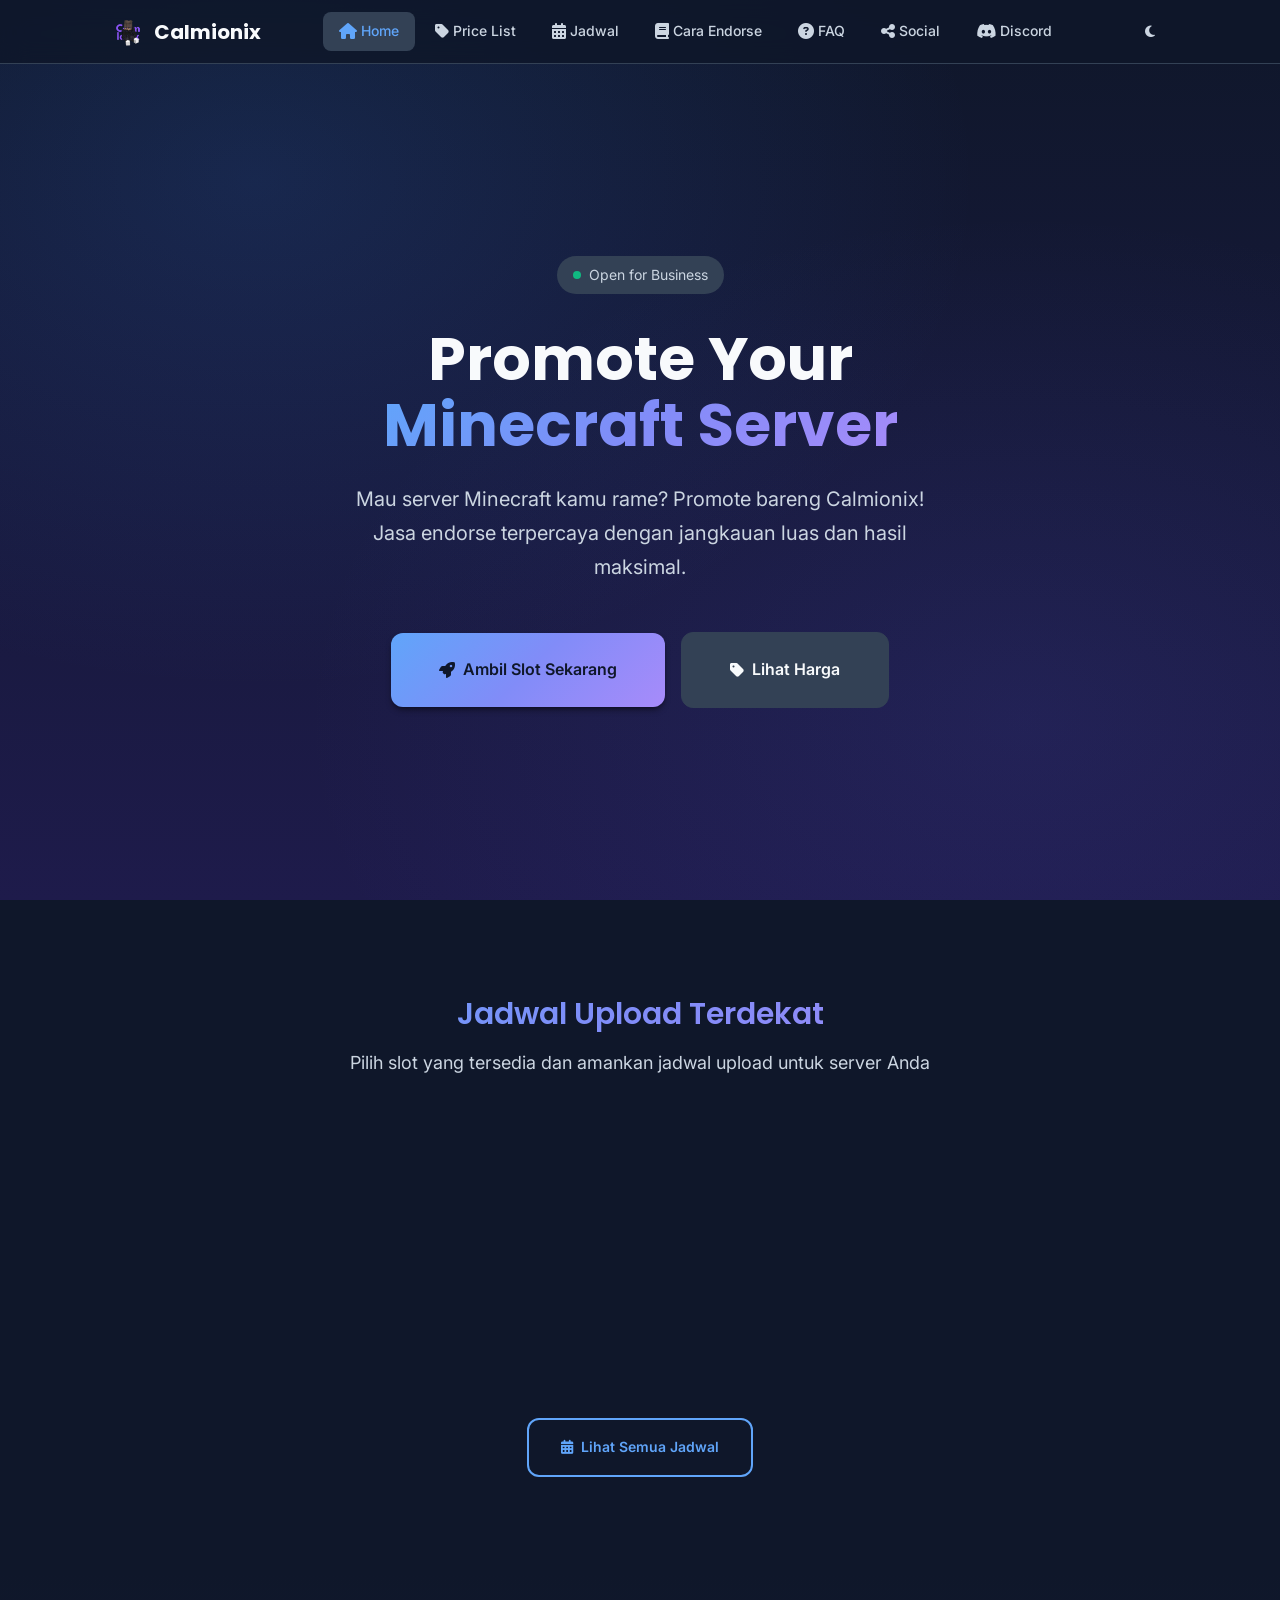
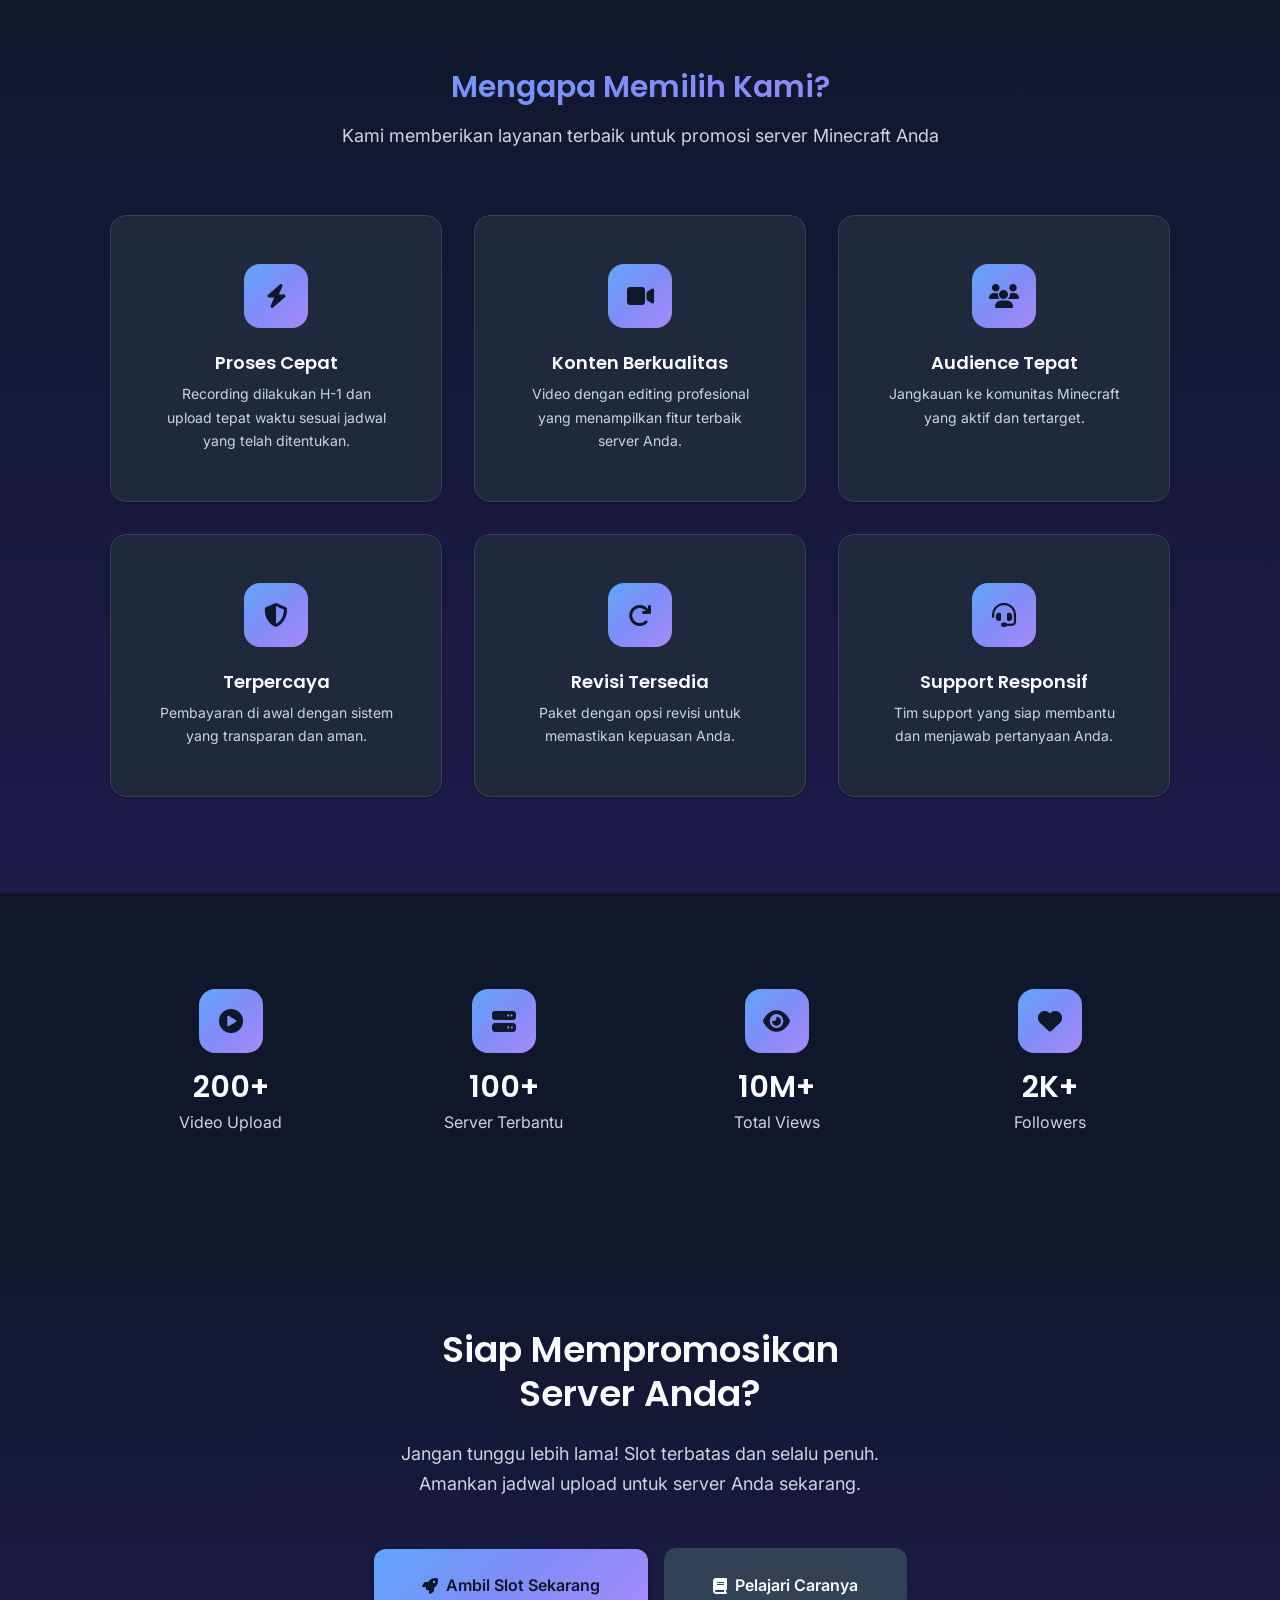
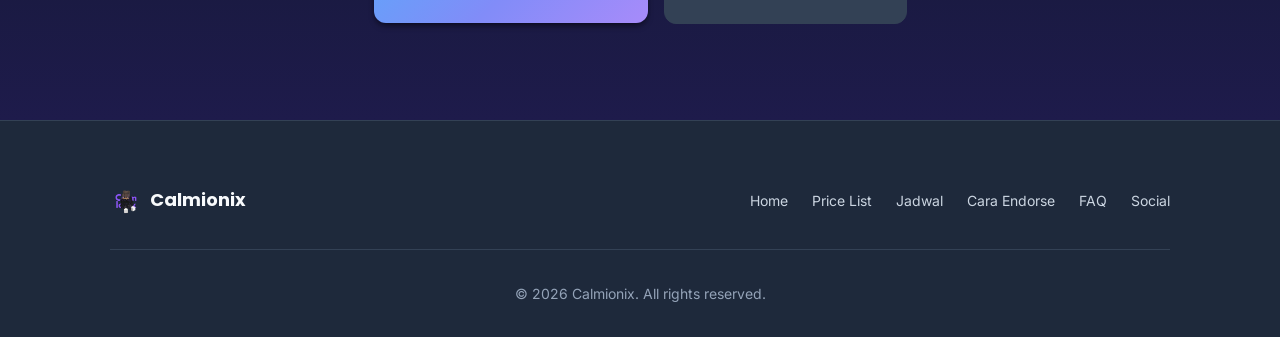
<file: index.html>
<!DOCTYPE html>
<html lang="id" data-theme="dark">
<head>
  <meta charset="UTF-8">
  <meta name="viewport" content="width=device-width, initial-scale=1.0">
  <title>Calmionix - Promote Your Minecraft Server</title>
  <meta name="description" content="Mau server Minecraft kamu rame? Promote bareng Calmionix! Jasa endorse terpercaya dengan jangkauan luas dan hasil maksimal.">
  
  <!-- Fonts -->
  <link rel="preconnect" href="https://fonts.googleapis.com">
  <link rel="preconnect" href="https://fonts.gstatic.com" crossorigin>
  <link href="https://fonts.googleapis.com/css2?family=Inter:wght@400;500;600;700&family=Poppins:wght@500;600;700&display=swap" rel="stylesheet">
  
  <!-- Icons -->
  <link rel="stylesheet" href="https://cdnjs.cloudflare.com/ajax/libs/font-awesome/6.5.1/css/all.min.css">
  
  <!-- Styles -->
  <link rel="stylesheet" href="assets/css/main.css">
  
  <!-- Favicon -->
  <link rel="icon" type="image/png" href="assets/images/logo.png">
</head>
<body>
  <!-- Navbar -->
  <nav class="navbar">
    <div class="container">
      <a href="index.html" class="navbar-brand">
        <img src="assets/images/logo.png" alt="Calmionix Logo">
        <span>Calmionix</span>
      </a>
      
      <ul class="navbar-nav">
        <li><a href="index.html" class="nav-link active"><i class="fas fa-home"></i> Home</a></li>
        <li><a href="price.html" class="nav-link"><i class="fas fa-tag"></i> Price List</a></li>
        <li><a href="schedule.html" class="nav-link"><i class="fas fa-calendar-alt"></i> Jadwal</a></li>
        <li><a href="cara-endorse.html" class="nav-link"><i class="fas fa-book"></i> Cara Endorse</a></li>
        <li><a href="faq.html" class="nav-link"><i class="fas fa-question-circle"></i> FAQ</a></li>
        <li><a href="social.html" class="nav-link"><i class="fas fa-share-alt"></i> Social</a></li>
        <li><a href="https://discord.gg/qfdBAW29sT" class="nav-link" target="_blank"><i class="fab fa-discord"></i> Discord</a></li>
      </ul>
      
      <div class="navbar-actions">
        <button class="theme-toggle" aria-label="Toggle theme">
          <i class="fas fa-sun sun-icon"></i>
          <i class="fas fa-moon moon-icon"></i>
        </button>
        <button class="menu-toggle" aria-label="Toggle menu">
          <span></span>
          <span></span>
          <span></span>
        </button>
      </div>
    </div>
  </nav>

  <!-- Hero Section -->
  <section class="hero bg-gradient">
    <div class="container">
      <div class="hero-content animate-fade-in-up">
        <div class="hero-badge">
          <span></span>
          Open for Business
        </div>
        
        <h1>
          Promote Your<br>
          <span class="gradient-text">Minecraft Server</span><br>
        </h1>
        
        <p>
          Mau server Minecraft kamu rame? Promote bareng Calmionix!
          Jasa endorse terpercaya dengan jangkauan luas dan hasil maksimal.
        </p>
        
        <div class="hero-actions">
          <a href="schedule.html" class="btn btn-primary btn-lg">
            <i class="fas fa-rocket"></i>
            Ambil Slot Sekarang
          </a>
          <a href="price.html" class="btn btn-secondary btn-lg">
            <i class="fas fa-tag"></i>
            Lihat Harga
          </a>
        </div>
      </div>
    </div>
  </section>

  <!-- Preview Jadwal Section -->
  <section class="section">
    <div class="container">
      <div class="section-title reveal">
        <h2>Jadwal Upload Terdekat</h2>
        <p>Pilih slot yang tersedia dan amankan jadwal upload untuk server Anda</p>
      </div>
      
      <div class="schedule-grid" id="schedulePreview">
        <!-- Schedule items will be loaded by JavaScript -->
      </div>
      
      <div class="text-center mt-4 reveal">
        <a href="schedule.html" class="btn btn-outline">
          <i class="fas fa-calendar-alt"></i>
          Lihat Semua Jadwal
        </a>
      </div>
    </div>
  </section>

  <!-- Keunggulan Section -->
  <section class="section bg-gradient">
    <div class="container">
      <div class="section-title reveal">
        <h2>Mengapa Memilih Kami?</h2>
        <p>Kami memberikan layanan terbaik untuk promosi server Minecraft Anda</p>
      </div>
      
      <div class="grid grid-3">
        <div class="card feature-card reveal stagger-1">
          <div class="feature-icon">
            <i class="fas fa-bolt"></i>
          </div>
          <h3>Proses Cepat</h3>
          <p>Recording dilakukan H-1 dan upload tepat waktu sesuai jadwal yang telah ditentukan.</p>
        </div>
        
        <div class="card feature-card reveal stagger-2">
          <div class="feature-icon">
            <i class="fas fa-video"></i>
          </div>
          <h3>Konten Berkualitas</h3>
          <p>Video dengan editing profesional yang menampilkan fitur terbaik server Anda.</p>
        </div>
        
        <div class="card feature-card reveal stagger-3">
          <div class="feature-icon">
            <i class="fas fa-users"></i>
          </div>
          <h3>Audience Tepat</h3>
          <p>Jangkauan ke komunitas Minecraft yang aktif dan tertarget.</p>
        </div>
        
        <div class="card feature-card reveal stagger-4">
          <div class="feature-icon">
            <i class="fas fa-shield-alt"></i>
          </div>
          <h3>Terpercaya</h3>
          <p>Pembayaran di awal dengan sistem yang transparan dan aman.</p>
        </div>
        
        <div class="card feature-card reveal stagger-5">
          <div class="feature-icon">
            <i class="fas fa-redo"></i>
          </div>
          <h3>Revisi Tersedia</h3>
          <p>Paket dengan opsi revisi untuk memastikan kepuasan Anda.</p>
        </div>
        
        <div class="card feature-card reveal stagger-6">
          <div class="feature-icon">
            <i class="fas fa-headset"></i>
          </div>
          <h3>Support Responsif</h3>
          <p>Tim support yang siap membantu dan menjawab pertanyaan Anda.</p>
        </div>
      </div>
    </div>
  </section>

  <!-- Stats Section -->
  <section class="section">
    <div class="container">
      <div class="grid grid-4 text-center reveal">
        <div>
          <div class="feature-icon" style="margin-bottom: var(--space-md);">
            <i class="fas fa-play-circle"></i>
          </div>
          <h3 style="font-size: var(--text-3xl); margin-bottom: var(--space-xs);">200+</h3>
          <p>Video Upload</p>
        </div>
        <div>
          <div class="feature-icon" style="margin-bottom: var(--space-md);">
            <i class="fas fa-server"></i>
          </div>
          <h3 style="font-size: var(--text-3xl); margin-bottom: var(--space-xs);">100+</h3>
          <p>Server Terbantu</p>
        </div>
        <div>
          <div class="feature-icon" style="margin-bottom: var(--space-md);">
            <i class="fas fa-eye"></i>
          </div>
          <h3 style="font-size: var(--text-3xl); margin-bottom: var(--space-xs);">10M+</h3>
          <p>Total Views</p>
        </div>
        <div>
          <div class="feature-icon" style="margin-bottom: var(--space-md);">
            <i class="fas fa-heart"></i>
          </div>
          <h3 style="font-size: var(--text-3xl); margin-bottom: var(--space-xs);">2K+</h3>
          <p>Followers</p>
        </div>
      </div>
    </div>
  </section>

  <!-- CTA Section -->
  <section class="section bg-gradient">
    <div class="container">
      <div class="text-center reveal">
        <h2 style="font-size: var(--text-4xl); margin-bottom: var(--space-lg);">
          Siap Mempromosikan<br>Server Anda?
        </h2>
        <p style="font-size: var(--text-lg); max-width: 500px; margin: 0 auto var(--space-2xl);">
          Jangan tunggu lebih lama! Slot terbatas dan selalu penuh. 
          Amankan jadwal upload untuk server Anda sekarang.
        </p>
        <div class="hero-actions" style="justify-content: center;">
          <a href="schedule.html" class="btn btn-primary btn-lg">
            <i class="fas fa-rocket"></i>
            Ambil Slot Sekarang
          </a>
          <a href="cara-endorse.html" class="btn btn-secondary btn-lg">
            <i class="fas fa-book"></i>
            Pelajari Caranya
          </a>
        </div>
      </div>
    </div>
  </section>

  <!-- Footer -->
  <footer class="footer">
    <div class="container">
      <div class="footer-content">
        <a href="index.html" class="footer-brand">
          <img src="assets/images/logo.png" alt="Calmionix Logo" style="width: 32px; height: 32px;">
          <span>Calmionix</span>
        </a>
        
        <ul class="footer-links">
          <li><a href="index.html">Home</a></li>
          <li><a href="price.html">Price List</a></li>
          <li><a href="schedule.html">Jadwal</a></li>
          <li><a href="cara-endorse.html">Cara Endorse</a></li>
          <li><a href="faq.html">FAQ</a></li>
          <li><a href="social.html">Social</a></li>
        </ul>
      </div>
      
      <div class="footer-bottom">
        <p>&copy; 2026 Calmionix. All rights reserved.</p>
      </div>
    </div>
  </footer>

  <!-- Scripts -->
  <script src="assets/js/main.js"></script>
  <script>
    // Load schedule preview
    document.addEventListener('DOMContentLoaded', function() {
      loadSchedulePreview();
    });
    
    async function loadSchedulePreview() {
      const scheduleContainer = document.getElementById('schedulePreview');
      
      try {
        const response = await fetch('data/schedule.json?v=' + Date.now());
        const scheduleData = await response.json();
        
        // Create a map of booked dates with details
        const bookedMap = {};
        scheduleData.forEach(item => {
          if (!bookedMap[item.date]) {
            bookedMap[item.date] = [];
          }
          bookedMap[item.date].push(item);
        });
        
        // Generate 5 days starting from today
        const days = [];
        const today = new Date();
        today.setHours(0, 0, 0, 0);
        
        for (let i = 0; i < 5; i++) {
          const date = new Date(today);
          date.setDate(today.getDate() + i);
          days.push(date);
        }
        
        const monthNames = ['Jan', 'Feb', 'Mar', 'Apr', 'Mei', 'Jun', 'Jul', 'Agu', 'Sep', 'Okt', 'Nov', 'Des'];
        const dayNames = ['Min', 'Sen', 'Sel', 'Rab', 'Kam', 'Jum', 'Sab'];
        
        let html = '';
        
        days.forEach((date, index) => {
          const year = date.getFullYear();
          const month = String(date.getMonth() + 1).padStart(2, '0');
          const day = String(date.getDate()).padStart(2, '0');
          const dateStr = `${year}-${month}-${day}`;
          const bookedSlots = bookedMap[dateStr] || [];
          const isBooked = bookedSlots.length > 0;
          const isToday = index === 0;
          
          let statusClass = 'available';
          let statusText = 'Available';
          let timeText = '15:00 WIB';
          
          if (isToday) {
            statusClass = 'today';
            statusText = 'Hari Ini';
          } else if (isBooked) {
            statusClass = 'booked';
            statusText = 'Booked';
            timeText = bookedSlots[0].time + ' WIB';
          }
          
          // Build booked content
          let bookedContent = '';
          if (isBooked) {
            bookedSlots.forEach(slot => {
              bookedContent += `
                <div style="font-size: var(--text-xs); font-weight: var(--font-semibold); color: var(--danger); margin-top: var(--space-xs);">${slot.server}</div>
                <div style="font-size: var(--text-xs); color: var(--text-muted);">${slot.platform}</div>
              `;
            });
          }
          
          html += `
            <div class="schedule-item ${statusClass} reveal stagger-${index + 1}">
              <div class="date">${dayNames[date.getDay()]}</div>
              <div class="day">${date.getDate()}</div>
              <div class="month">${monthNames[date.getMonth()]}</div>
              ${!isBooked ? `<div class="time">${timeText}</div>` : ''}
              ${isBooked ? bookedContent : `<div class="status">${statusText}</div>`}
              ${!isBooked ? `
                <a href="${Calmionix.generateWhatsAppLink(date, '15:00')}" class="btn btn-primary btn-sm" target="_blank">
                  Ambil Slot
                </a>
              ` : ''}
            </div>
          `;
        });
        
        scheduleContainer.innerHTML = html;
        
      } catch (error) {
        console.error('Error loading schedule:', error);
        scheduleContainer.innerHTML = `
          <div class="text-center" style="grid-column: 1 / -1;">
            <p>Gagal memuat jadwal. Silakan refresh halaman.</p>
          </div>
        `;
      }
    }
  </script>
</body>
</html>
</file>
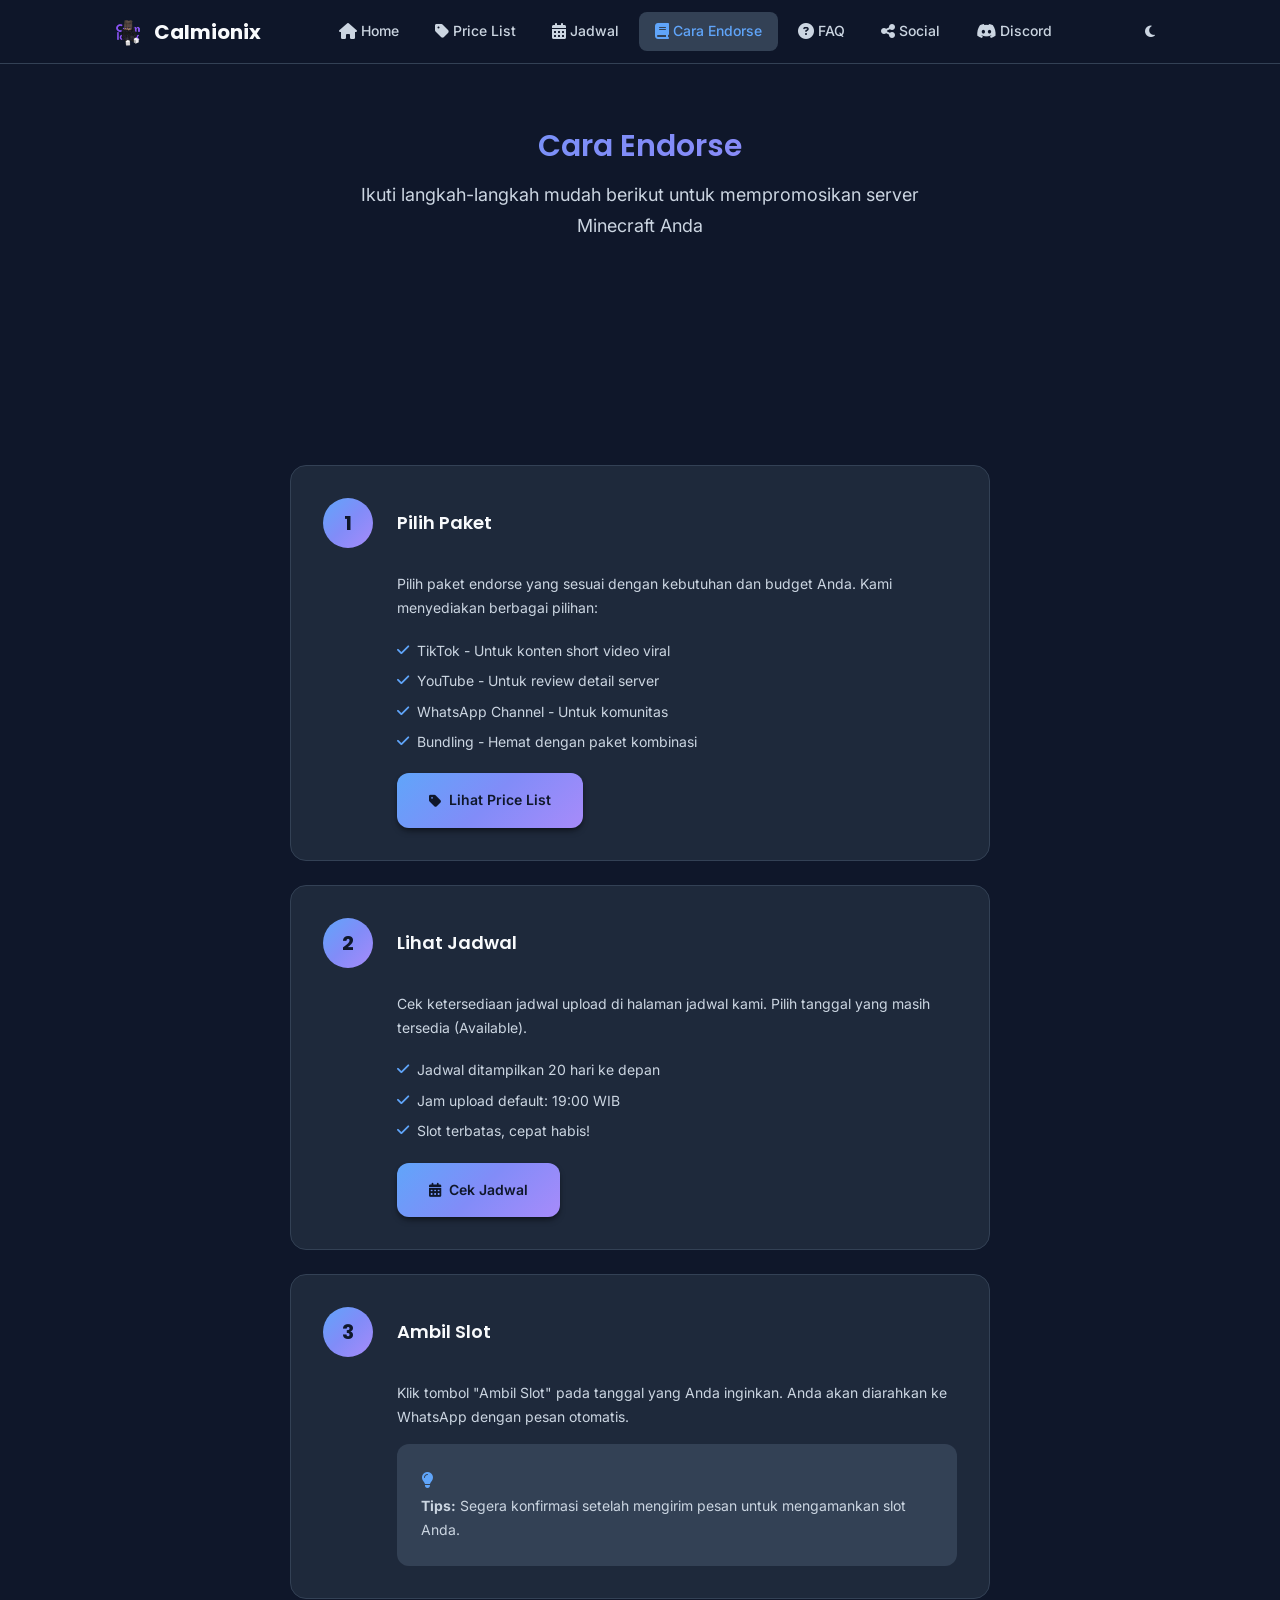
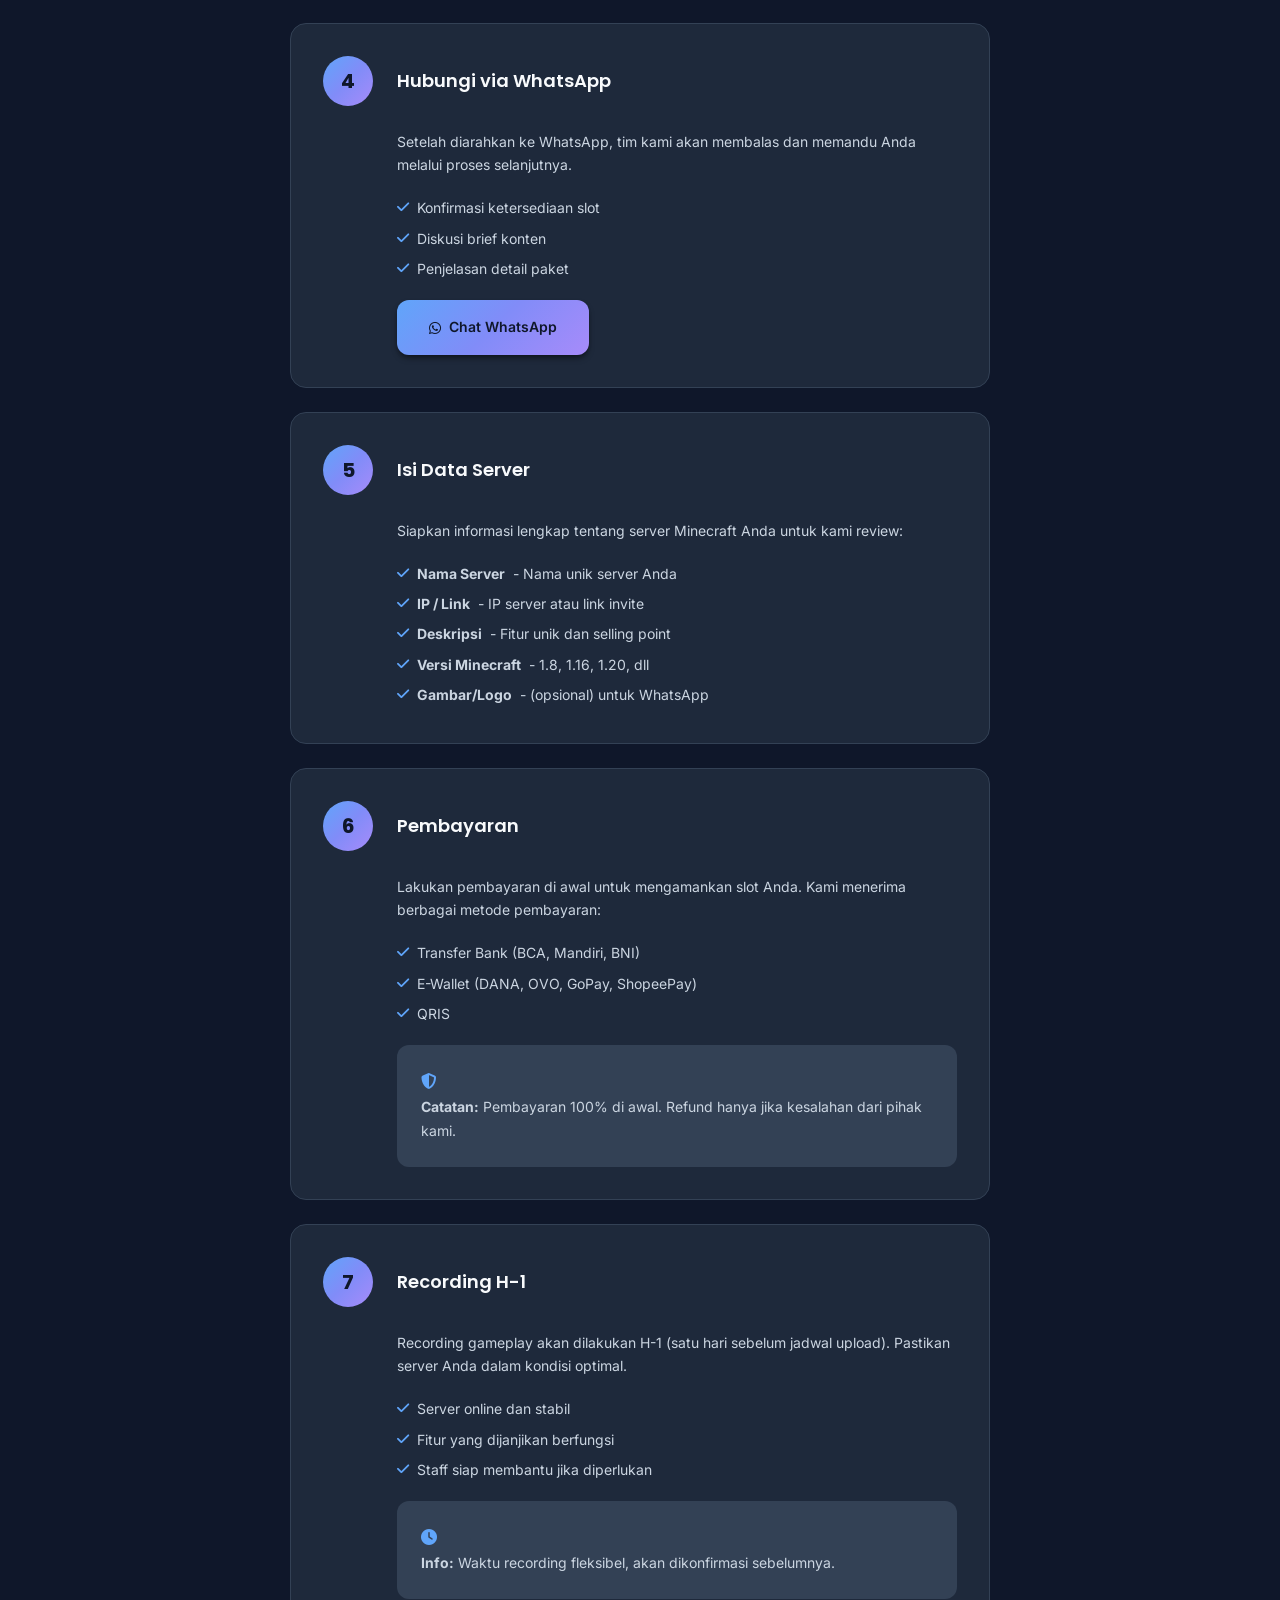
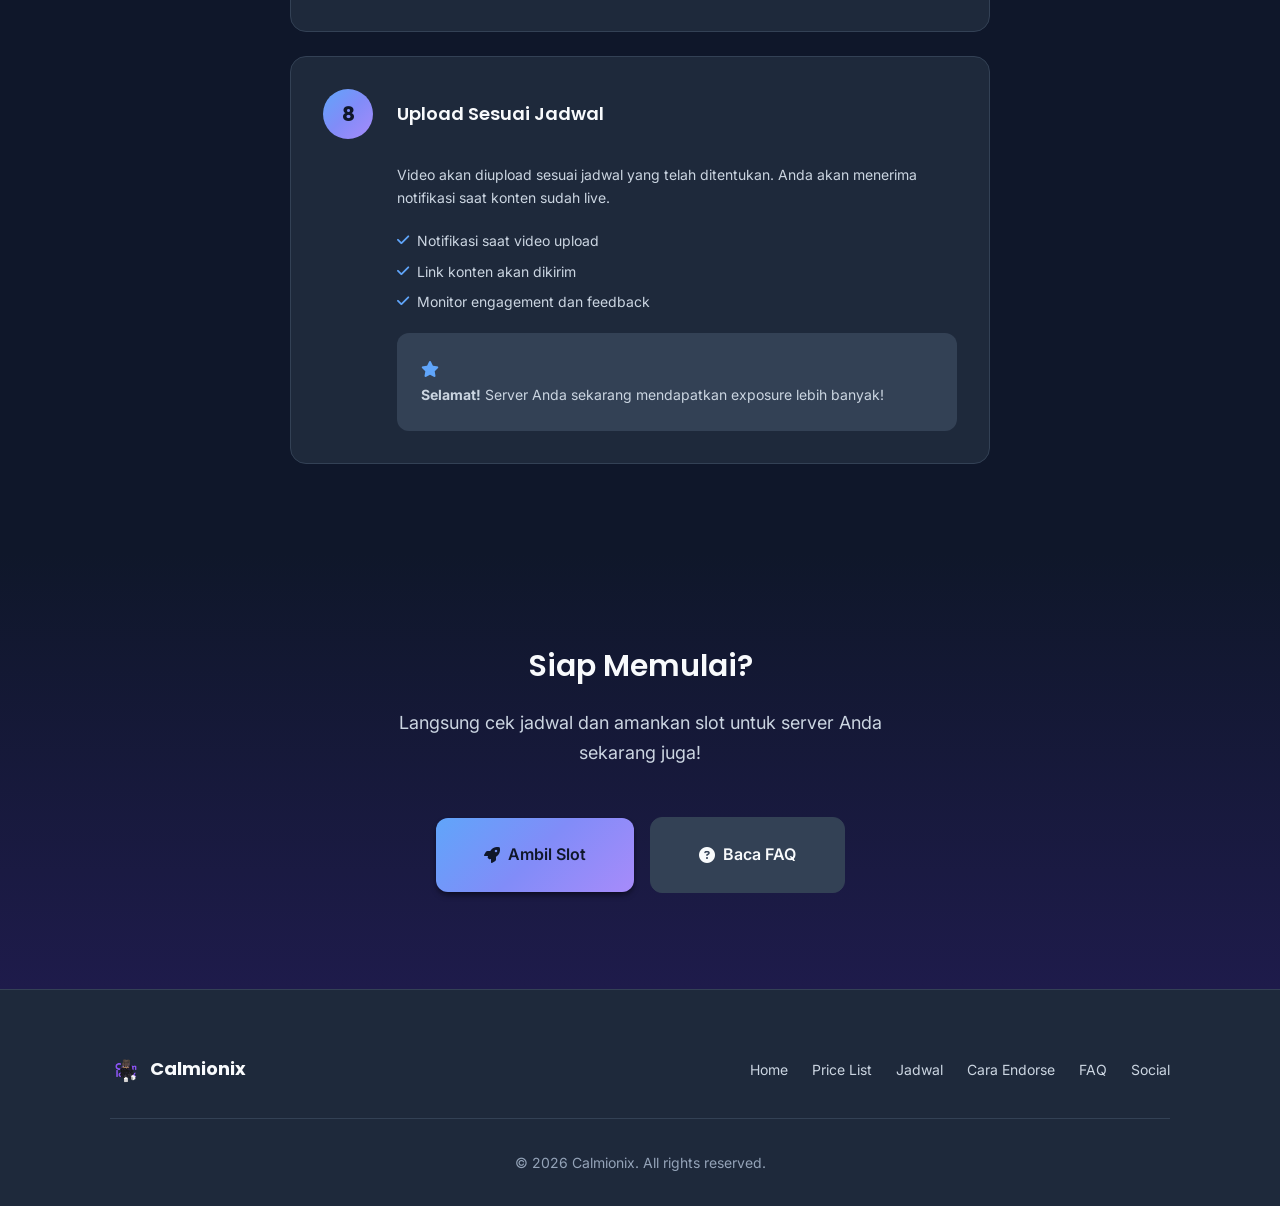
<file: cara-endorse.html>
<!DOCTYPE html>
<html lang="id" data-theme="dark">
<head>
  <meta charset="UTF-8">
  <meta name="viewport" content="width=device-width, initial-scale=1.0">
  <title>Cara Endorse - Calmionix</title>
  <meta name="description" content="Panduan lengkap cara endorse server Minecraft di Calmionix. Ikuti langkah-langkah mudah ini.">
  
  <!-- Fonts -->
  <link rel="preconnect" href="https://fonts.googleapis.com">
  <link rel="preconnect" href="https://fonts.gstatic.com" crossorigin>
  <link href="https://fonts.googleapis.com/css2?family=Inter:wght@400;500;600;700&family=Poppins:wght@500;600;700&display=swap" rel="stylesheet">
  
  <!-- Icons -->
  <link rel="stylesheet" href="https://cdnjs.cloudflare.com/ajax/libs/font-awesome/6.5.1/css/all.min.css">
  
  <!-- Styles -->
  <link rel="stylesheet" href="assets/css/main.css">
  
  <!-- Favicon -->
  <link rel="icon" type="image/png" href="assets/images/logo.png">
  
  <style>
    .steps-container {
      max-width: 700px;
      margin: 0 auto;
    }
    
    .step-card {
      background: var(--bg-card);
      border: 1px solid var(--border-color);
      border-radius: var(--radius-xl);
      padding: var(--space-xl);
      margin-bottom: var(--space-lg);
      transition: all var(--transition-base);
    }
    
    .step-card:hover {
      transform: translateX(8px);
      border-color: var(--accent-primary);
      box-shadow: var(--shadow-md);
    }
    
    .step-header {
      display: flex;
      align-items: center;
      gap: var(--space-lg);
      margin-bottom: var(--space-md);
    }
    
    .step-number {
      width: 50px;
      height: 50px;
      flex-shrink: 0;
      display: flex;
      align-items: center;
      justify-content: center;
      background: var(--accent-gradient);
      border-radius: var(--radius-full);
      font-family: var(--font-display);
      font-size: var(--text-xl);
      font-weight: var(--font-bold);
      color: var(--text-inverse);
    }
    
    .step-title {
      font-size: var(--text-lg);
      font-weight: var(--font-semibold);
      margin: 0;
    }
    
    .step-content {
      padding-left: calc(50px + var(--space-lg));
    }
    
    .step-content p {
      margin-bottom: var(--space-md);
      color: var(--text-secondary);
    }
    
    .step-content ul {
      list-style: none;
      padding: 0;
    }
    
    .step-content li {
      display: flex;
      align-items: flex-start;
      gap: var(--space-sm);
      padding: var(--space-xs) 0;
      color: var(--text-secondary);
      font-size: var(--text-sm);
    }
    
    .step-content li i {
      color: var(--accent-primary);
      margin-top: 3px;
    }
    
    .step-actions {
      display: flex;
      gap: var(--space-md);
      margin-top: var(--space-md);
      flex-wrap: wrap;
    }
    
    .info-box {
      background: var(--bg-tertiary);
      border-radius: var(--radius-lg);
      padding: var(--space-lg);
      margin-top: var(--space-md);
    }
    
    .info-box i {
      color: var(--accent-primary);
      margin-right: var(--space-sm);
    }
    
    .info-box p {
      margin: 0;
      font-size: var(--text-sm);
    }
    
    @media (max-width: 768px) {
      .step-content {
        padding-left: 0;
      }
      
      .step-header {
        flex-direction: column;
        align-items: flex-start;
        gap: var(--space-md);
      }
    }
  </style>
</head>
<body>
  <!-- Navbar -->
  <nav class="navbar">
    <div class="container">
      <a href="index.html" class="navbar-brand">
        <img src="assets/images/logo.png" alt="Calmionix Logo">
        <span>Calmionix</span>
      </a>
      
      <ul class="navbar-nav">
        <li><a href="index.html" class="nav-link"><i class="fas fa-home"></i> Home</a></li>
        <li><a href="price.html" class="nav-link"><i class="fas fa-tag"></i> Price List</a></li>
        <li><a href="schedule.html" class="nav-link"><i class="fas fa-calendar-alt"></i> Jadwal</a></li>
        <li><a href="cara-endorse.html" class="nav-link active"><i class="fas fa-book"></i> Cara Endorse</a></li>
        <li><a href="faq.html" class="nav-link"><i class="fas fa-question-circle"></i> FAQ</a></li>
        <li><a href="social.html" class="nav-link"><i class="fas fa-share-alt"></i> Social</a></li>
        <li><a href="https://discord.gg/qfdBAW29sT" class="nav-link" target="_blank"><i class="fab fa-discord"></i> Discord</a></li>
      </ul>
      
      <div class="navbar-actions">
        <button class="theme-toggle" aria-label="Toggle theme">
          <i class="fas fa-sun sun-icon"></i>
          <i class="fas fa-moon moon-icon"></i>
        </button>
        <button class="menu-toggle" aria-label="Toggle menu">
          <span></span>
          <span></span>
          <span></span>
        </button>
      </div>
    </div>
  </nav>

  <!-- Header Section -->
  <section class="section" style="padding-top: calc(var(--navbar-height) + var(--space-3xl));">
    <div class="container">
      <div class="section-title reveal">
        <h2>Cara Endorse</h2>
        <p>Ikuti langkah-langkah mudah berikut untuk mempromosikan server Minecraft Anda</p>
      </div>
    </div>
  </section>

  <!-- Steps Section -->
  <section class="section-sm">
    <div class="container">
      <div class="steps-container">
        <!-- Step 1 -->
        <div class="step-card reveal stagger-1">
          <div class="step-header">
            <div class="step-number">1</div>
            <h3 class="step-title">Pilih Paket</h3>
          </div>
          <div class="step-content">
            <p>Pilih paket endorse yang sesuai dengan kebutuhan dan budget Anda. Kami menyediakan berbagai pilihan:</p>
            <ul>
              <li><i class="fas fa-check"></i> TikTok - Untuk konten short video viral</li>
              <li><i class="fas fa-check"></i> YouTube - Untuk review detail server</li>
              <li><i class="fas fa-check"></i> WhatsApp Channel - Untuk komunitas</li>
              <li><i class="fas fa-check"></i> Bundling - Hemat dengan paket kombinasi</li>
            </ul>
            <div class="step-actions">
              <a href="price.html" class="btn btn-primary">
                <i class="fas fa-tag"></i> Lihat Price List
              </a>
            </div>
          </div>
        </div>

        <!-- Step 2 -->
        <div class="step-card reveal stagger-2">
          <div class="step-header">
            <div class="step-number">2</div>
            <h3 class="step-title">Lihat Jadwal</h3>
          </div>
          <div class="step-content">
            <p>Cek ketersediaan jadwal upload di halaman jadwal kami. Pilih tanggal yang masih tersedia (Available).</p>
            <ul>
              <li><i class="fas fa-check"></i> Jadwal ditampilkan 20 hari ke depan</li>
              <li><i class="fas fa-check"></i> Jam upload default: 19:00 WIB</li>
              <li><i class="fas fa-check"></i> Slot terbatas, cepat habis!</li>
            </ul>
            <div class="step-actions">
              <a href="schedule.html" class="btn btn-primary">
                <i class="fas fa-calendar-alt"></i> Cek Jadwal
              </a>
            </div>
          </div>
        </div>

        <!-- Step 3 -->
        <div class="step-card reveal stagger-3">
          <div class="step-header">
            <div class="step-number">3</div>
            <h3 class="step-title">Ambil Slot</h3>
          </div>
          <div class="step-content">
            <p>Klik tombol "Ambil Slot" pada tanggal yang Anda inginkan. Anda akan diarahkan ke WhatsApp dengan pesan otomatis.</p>
            <div class="info-box">
              <i class="fas fa-lightbulb"></i>
              <p><strong>Tips:</strong> Segera konfirmasi setelah mengirim pesan untuk mengamankan slot Anda.</p>
            </div>
          </div>
        </div>

        <!-- Step 4 -->
        <div class="step-card reveal stagger-4">
          <div class="step-header">
            <div class="step-number">4</div>
            <h3 class="step-title">Hubungi via WhatsApp</h3>
          </div>
          <div class="step-content">
            <p>Setelah diarahkan ke WhatsApp, tim kami akan membalas dan memandu Anda melalui proses selanjutnya.</p>
            <ul>
              <li><i class="fas fa-check"></i> Konfirmasi ketersediaan slot</li>
              <li><i class="fas fa-check"></i> Diskusi brief konten</li>
              <li><i class="fas fa-check"></i> Penjelasan detail paket</li>
            </ul>
            <div class="step-actions">
              <a href="https://wa.me/6282130570915" class="btn btn-primary" target="_blank">
                <i class="fab fa-whatsapp"></i> Chat WhatsApp
              </a>
            </div>
          </div>
        </div>

        <!-- Step 5 -->
        <div class="step-card reveal stagger-5">
          <div class="step-header">
            <div class="step-number">5</div>
            <h3 class="step-title">Isi Data Server</h3>
          </div>
          <div class="step-content">
            <p>Siapkan informasi lengkap tentang server Minecraft Anda untuk kami review:</p>
            <ul>
              <li><i class="fas fa-check"></i> <strong>Nama Server</strong> - Nama unik server Anda</li>
              <li><i class="fas fa-check"></i> <strong>IP / Link</strong> - IP server atau link invite</li>
              <li><i class="fas fa-check"></i> <strong>Deskripsi</strong> - Fitur unik dan selling point</li>
              <li><i class="fas fa-check"></i> <strong>Versi Minecraft</strong> - 1.8, 1.16, 1.20, dll</li>
              <li><i class="fas fa-check"></i> <strong>Gambar/Logo</strong> - (opsional) untuk WhatsApp</li>
            </ul>
          </div>
        </div>

        <!-- Step 6 -->
        <div class="step-card reveal stagger-6">
          <div class="step-header">
            <div class="step-number">6</div>
            <h3 class="step-title">Pembayaran</h3>
          </div>
          <div class="step-content">
            <p>Lakukan pembayaran di awal untuk mengamankan slot Anda. Kami menerima berbagai metode pembayaran:</p>
            <ul>
              <li><i class="fas fa-check"></i> Transfer Bank (BCA, Mandiri, BNI)</li>
              <li><i class="fas fa-check"></i> E-Wallet (DANA, OVO, GoPay, ShopeePay)</li>
              <li><i class="fas fa-check"></i> QRIS</li>
            </ul>
            <div class="info-box">
              <i class="fas fa-shield-alt"></i>
              <p><strong>Catatan:</strong> Pembayaran 100% di awal. Refund hanya jika kesalahan dari pihak kami.</p>
            </div>
          </div>
        </div>

        <!-- Step 7 -->
        <div class="step-card reveal stagger-1">
          <div class="step-header">
            <div class="step-number">7</div>
            <h3 class="step-title">Recording H-1</h3>
          </div>
          <div class="step-content">
            <p>Recording gameplay akan dilakukan H-1 (satu hari sebelum jadwal upload). Pastikan server Anda dalam kondisi optimal.</p>
            <ul>
              <li><i class="fas fa-check"></i> Server online dan stabil</li>
              <li><i class="fas fa-check"></i> Fitur yang dijanjikan berfungsi</li>
              <li><i class="fas fa-check"></i> Staff siap membantu jika diperlukan</li>
            </ul>
            <div class="info-box">
              <i class="fas fa-clock"></i>
              <p><strong>Info:</strong> Waktu recording fleksibel, akan dikonfirmasi sebelumnya.</p>
            </div>
          </div>
        </div>

        <!-- Step 8 -->
        <div class="step-card reveal stagger-2">
          <div class="step-header">
            <div class="step-number">8</div>
            <h3 class="step-title">Upload Sesuai Jadwal</h3>
          </div>
          <div class="step-content">
            <p>Video akan diupload sesuai jadwal yang telah ditentukan. Anda akan menerima notifikasi saat konten sudah live.</p>
            <ul>
              <li><i class="fas fa-check"></i> Notifikasi saat video upload</li>
              <li><i class="fas fa-check"></i> Link konten akan dikirim</li>
              <li><i class="fas fa-check"></i> Monitor engagement dan feedback</li>
            </ul>
            <div class="info-box">
              <i class="fas fa-star"></i>
              <p><strong>Selamat!</strong> Server Anda sekarang mendapatkan exposure lebih banyak!</p>
            </div>
          </div>
        </div>
      </div>
    </div>
  </section>

  <!-- CTA Section -->
  <section class="section bg-gradient">
    <div class="container">
      <div class="text-center reveal">
        <h2 style="font-size: var(--text-3xl); margin-bottom: var(--space-lg);">
          Siap Memulai?
        </h2>
        <p style="font-size: var(--text-lg); max-width: 500px; margin: 0 auto var(--space-2xl);">
          Langsung cek jadwal dan amankan slot untuk server Anda sekarang juga!
        </p>
        <div class="hero-actions" style="justify-content: center;">
          <a href="schedule.html" class="btn btn-primary btn-lg">
            <i class="fas fa-rocket"></i>
            Ambil Slot
          </a>
          <a href="faq.html" class="btn btn-secondary btn-lg">
            <i class="fas fa-question-circle"></i>
            Baca FAQ
          </a>
        </div>
      </div>
    </div>
  </section>

  <!-- Footer -->
  <footer class="footer">
    <div class="container">
      <div class="footer-content">
        <a href="index.html" class="footer-brand">
          <img src="assets/images/logo.png" alt="Calmionix Logo" style="width: 32px; height: 32px;">
          <span>Calmionix</span>
        </a>
        
        <ul class="footer-links">
          <li><a href="index.html">Home</a></li>
          <li><a href="price.html">Price List</a></li>
          <li><a href="schedule.html">Jadwal</a></li>
          <li><a href="cara-endorse.html">Cara Endorse</a></li>
          <li><a href="faq.html">FAQ</a></li>
          <li><a href="social.html">Social</a></li>
        </ul>
      </div>
      
      <div class="footer-bottom">
        <p>&copy; 2026 Calmionix. All rights reserved.</p>
      </div>
    </div>
  </footer>

  <!-- Scripts -->
  <script src="assets/js/main.js"></script>
</body>
</html>
</file>
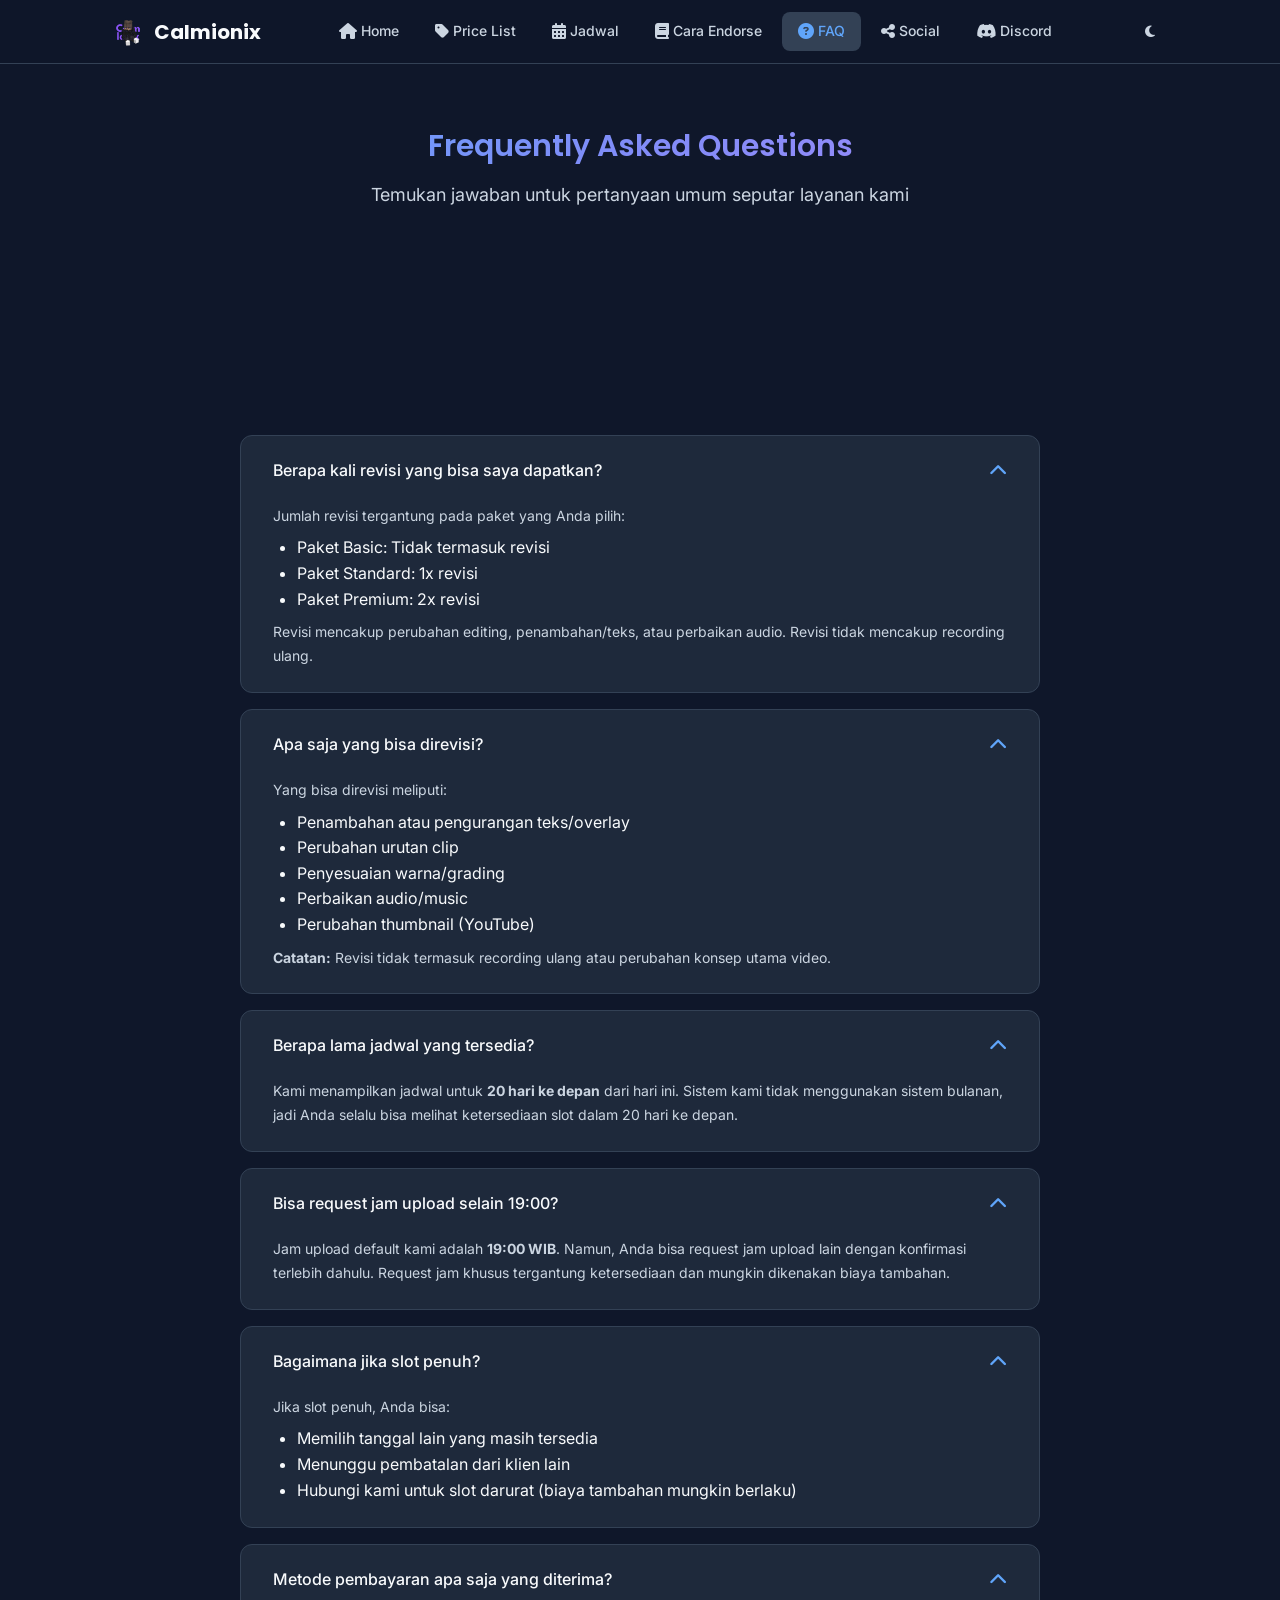
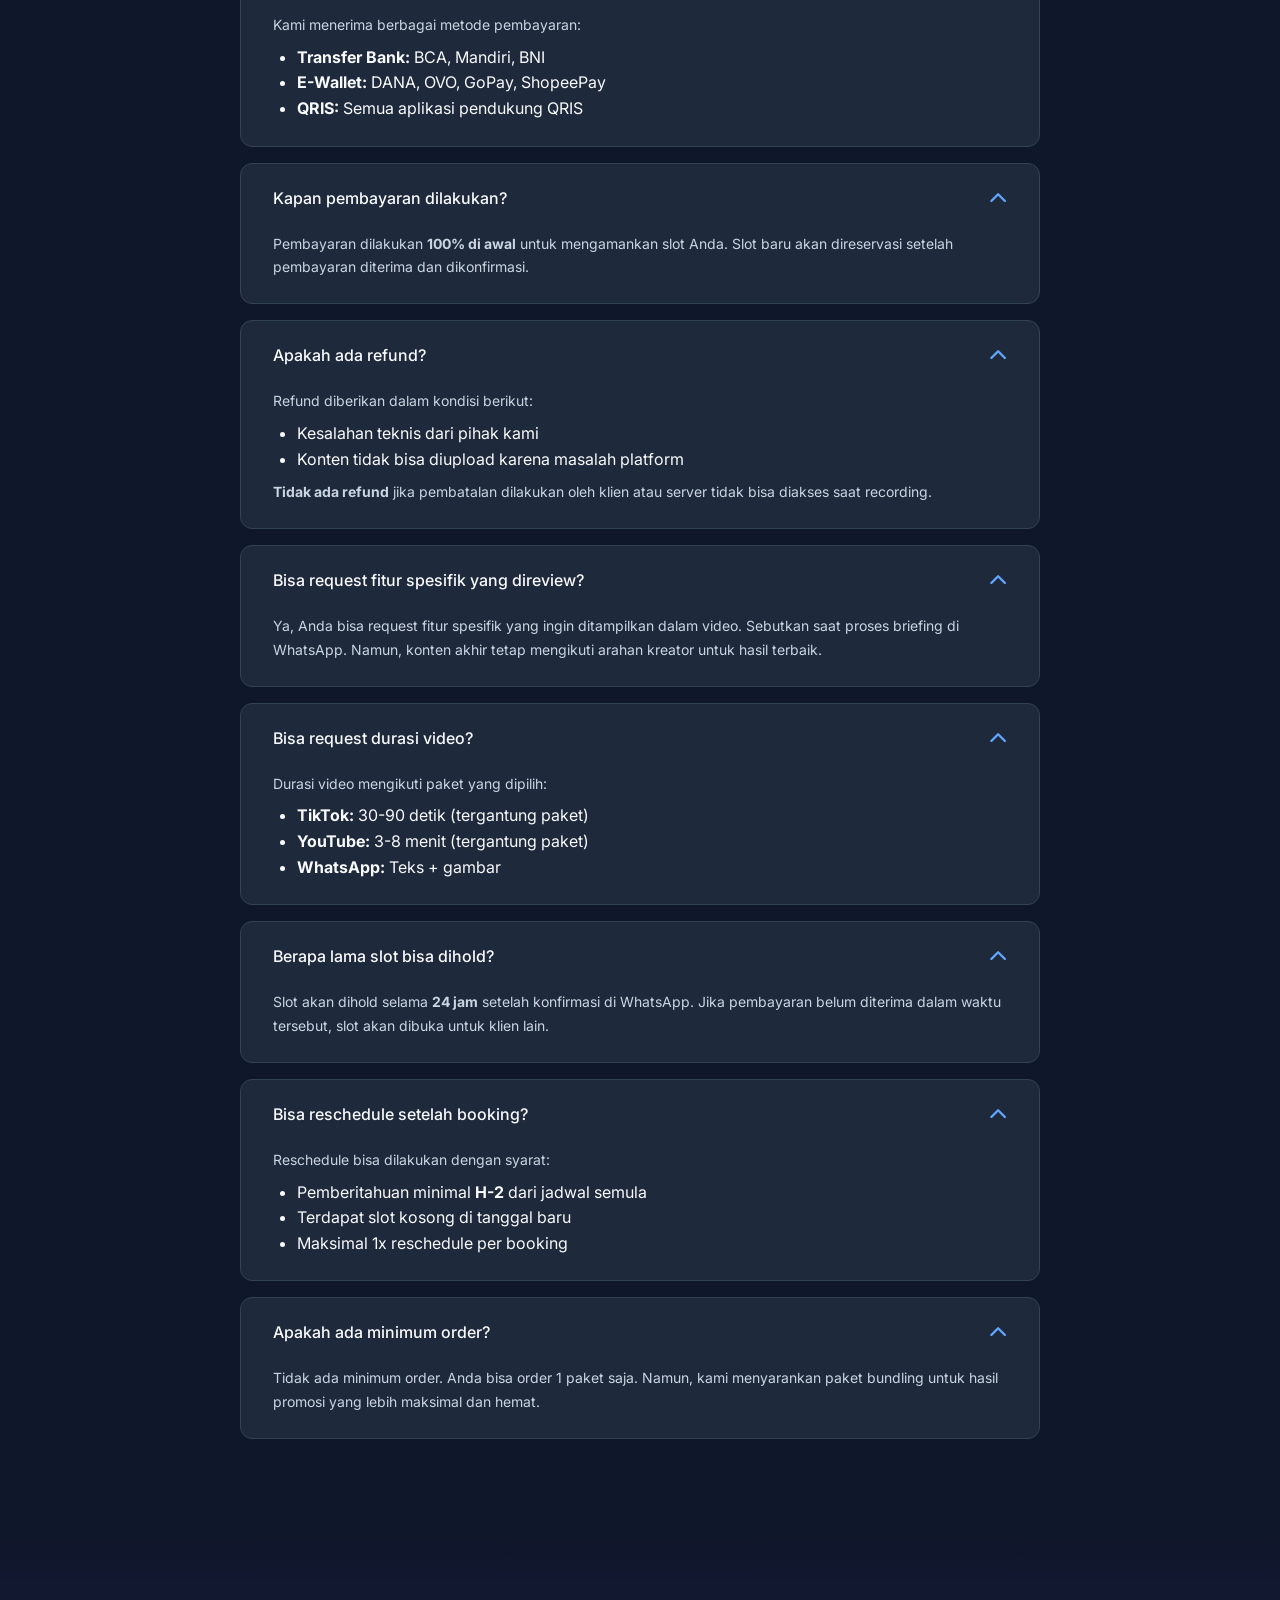
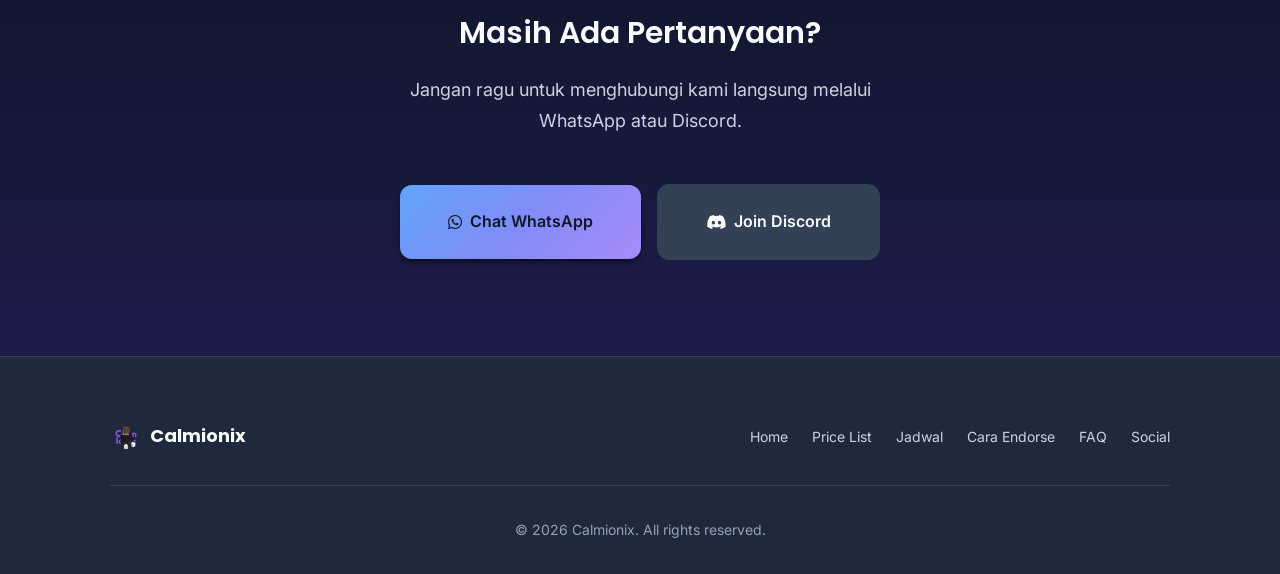
<file: faq.html>
<!DOCTYPE html>
<html lang="id" data-theme="dark">
<head>
  <meta charset="UTF-8">
  <meta name="viewport" content="width=device-width, initial-scale=1.0">
  <title>FAQ - Calmionix</title>
  <meta name="description" content="Frequently Asked Questions tentang jasa endorse server Minecraft Calmionix.">
  
  <!-- Fonts -->
  <link rel="preconnect" href="https://fonts.googleapis.com">
  <link rel="preconnect" href="https://fonts.gstatic.com" crossorigin>
  <link href="https://fonts.googleapis.com/css2?family=Inter:wght@400;500;600;700&family=Poppins:wght@500;600;700&display=swap" rel="stylesheet">
  
  <!-- Icons -->
  <link rel="stylesheet" href="https://cdnjs.cloudflare.com/ajax/libs/font-awesome/6.5.1/css/all.min.css">
  
  <!-- Styles -->
  <link rel="stylesheet" href="assets/css/main.css">
  
  <!-- Favicon -->
  <link rel="icon" type="image/png" href="assets/images/logo.png">
</head>
<body>
  <!-- Navbar -->
  <nav class="navbar">
    <div class="container">
      <a href="index.html" class="navbar-brand">
        <img src="assets/images/logo.png" alt="Calmionix Logo">
        <span>Calmionix</span>
      </a>
      
      <ul class="navbar-nav">
        <li><a href="index.html" class="nav-link"><i class="fas fa-home"></i> Home</a></li>
        <li><a href="price.html" class="nav-link"><i class="fas fa-tag"></i> Price List</a></li>
        <li><a href="schedule.html" class="nav-link"><i class="fas fa-calendar-alt"></i> Jadwal</a></li>
        <li><a href="cara-endorse.html" class="nav-link"><i class="fas fa-book"></i> Cara Endorse</a></li>
        <li><a href="faq.html" class="nav-link active"><i class="fas fa-question-circle"></i> FAQ</a></li>
        <li><a href="social.html" class="nav-link"><i class="fas fa-share-alt"></i> Social</a></li>
        <li><a href="https://discord.gg/qfdBAW29sT" class="nav-link" target="_blank"><i class="fab fa-discord"></i> Discord</a></li>
      </ul>
      
      <div class="navbar-actions">
        <button class="theme-toggle" aria-label="Toggle theme">
          <i class="fas fa-sun sun-icon"></i>
          <i class="fas fa-moon moon-icon"></i>
        </button>
        <button class="menu-toggle" aria-label="Toggle menu">
          <span></span>
          <span></span>
          <span></span>
        </button>
      </div>
    </div>
  </nav>

  <!-- Header Section -->
  <section class="section" style="padding-top: calc(var(--navbar-height) + var(--space-3xl));">
    <div class="container">
      <div class="section-title reveal">
        <h2>Frequently Asked Questions</h2>
        <p>Temukan jawaban untuk pertanyaan umum seputar layanan kami</p>
      </div>
    </div>
  </section>

  <!-- FAQ Section -->
  <section class="section-sm">
    <div class="container">
      <div class="accordion">
        <!-- Revisi -->
        <div class="accordion-item reveal stagger-1">
          <button class="accordion-header">
            <span>Berapa kali revisi yang bisa saya dapatkan?</span>
            <i class="fas fa-chevron-down"></i>
          </button>
          <div class="accordion-body">
            <p>Jumlah revisi tergantung pada paket yang Anda pilih:</p>
            <ul style="margin-top: var(--space-sm); padding-left: var(--space-lg);">
              <li>Paket Basic: Tidak termasuk revisi</li>
              <li>Paket Standard: 1x revisi</li>
              <li>Paket Premium: 2x revisi</li>
            </ul>
            <p style="margin-top: var(--space-sm);">Revisi mencakup perubahan editing, penambahan/teks, atau perbaikan audio. Revisi tidak mencakup recording ulang.</p>
          </div>
        </div>

        <div class="accordion-item reveal stagger-2">
          <button class="accordion-header">
            <span>Apa saja yang bisa direvisi?</span>
            <i class="fas fa-chevron-down"></i>
          </button>
          <div class="accordion-body">
            <p>Yang bisa direvisi meliputi:</p>
            <ul style="margin-top: var(--space-sm); padding-left: var(--space-lg);">
              <li>Penambahan atau pengurangan teks/overlay</li>
              <li>Perubahan urutan clip</li>
              <li>Penyesuaian warna/grading</li>
              <li>Perbaikan audio/music</li>
              <li>Perubahan thumbnail (YouTube)</li>
            </ul>
            <p style="margin-top: var(--space-sm);"><strong>Catatan:</strong> Revisi tidak termasuk recording ulang atau perubahan konsep utama video.</p>
          </div>
        </div>

        <!-- Jadwal -->
        <div class="accordion-item reveal stagger-3">
          <button class="accordion-header">
            <span>Berapa lama jadwal yang tersedia?</span>
            <i class="fas fa-chevron-down"></i>
          </button>
          <div class="accordion-body">
            <p>Kami menampilkan jadwal untuk <strong>20 hari ke depan</strong> dari hari ini. Sistem kami tidak menggunakan sistem bulanan, jadi Anda selalu bisa melihat ketersediaan slot dalam 20 hari ke depan.</p>
          </div>
        </div>

        <div class="accordion-item reveal stagger-4">
          <button class="accordion-header">
            <span>Bisa request jam upload selain 19:00?</span>
            <i class="fas fa-chevron-down"></i>
          </button>
          <div class="accordion-body">
            <p>Jam upload default kami adalah <strong>19:00 WIB</strong>. Namun, Anda bisa request jam upload lain dengan konfirmasi terlebih dahulu. Request jam khusus tergantung ketersediaan dan mungkin dikenakan biaya tambahan.</p>
          </div>
        </div>

        <div class="accordion-item reveal stagger-5">
          <button class="accordion-header">
            <span>Bagaimana jika slot penuh?</span>
            <i class="fas fa-chevron-down"></i>
          </button>
          <div class="accordion-body">
            <p>Jika slot penuh, Anda bisa:</p>
            <ul style="margin-top: var(--space-sm); padding-left: var(--space-lg);">
              <li>Memilih tanggal lain yang masih tersedia</li>
              <li>Menunggu pembatalan dari klien lain</li>
              <li>Hubungi kami untuk slot darurat (biaya tambahan mungkin berlaku)</li>
            </ul>
          </div>
        </div>

        <!-- Pembayaran -->
        <div class="accordion-item reveal stagger-6">
          <button class="accordion-header">
            <span>Metode pembayaran apa saja yang diterima?</span>
            <i class="fas fa-chevron-down"></i>
          </button>
          <div class="accordion-body">
            <p>Kami menerima berbagai metode pembayaran:</p>
            <ul style="margin-top: var(--space-sm); padding-left: var(--space-lg);">
              <li><strong>Transfer Bank:</strong> BCA, Mandiri, BNI</li>
              <li><strong>E-Wallet:</strong> DANA, OVO, GoPay, ShopeePay</li>
              <li><strong>QRIS:</strong> Semua aplikasi pendukung QRIS</li>
            </ul>
          </div>
        </div>

        <div class="accordion-item reveal stagger-1">
          <button class="accordion-header">
            <span>Kapan pembayaran dilakukan?</span>
            <i class="fas fa-chevron-down"></i>
          </button>
          <div class="accordion-body">
            <p>Pembayaran dilakukan <strong>100% di awal</strong> untuk mengamankan slot Anda. Slot baru akan direservasi setelah pembayaran diterima dan dikonfirmasi.</p>
          </div>
        </div>

        <div class="accordion-item reveal stagger-2">
          <button class="accordion-header">
            <span>Apakah ada refund?</span>
            <i class="fas fa-chevron-down"></i>
          </button>
          <div class="accordion-body">
            <p>Refund diberikan dalam kondisi berikut:</p>
            <ul style="margin-top: var(--space-sm); padding-left: var(--space-lg);">
              <li>Kesalahan teknis dari pihak kami</li>
              <li>Konten tidak bisa diupload karena masalah platform</li>
            </ul>
            <p style="margin-top: var(--space-sm);"><strong>Tidak ada refund</strong> jika pembatalan dilakukan oleh klien atau server tidak bisa diakses saat recording.</p>
          </div>
        </div>

        <!-- Request Konten -->
        <div class="accordion-item reveal stagger-3">
          <button class="accordion-header">
            <span>Bisa request fitur spesifik yang direview?</span>
            <i class="fas fa-chevron-down"></i>
          </button>
          <div class="accordion-body">
            <p>Ya, Anda bisa request fitur spesifik yang ingin ditampilkan dalam video. Sebutkan saat proses briefing di WhatsApp. Namun, konten akhir tetap mengikuti arahan kreator untuk hasil terbaik.</p>
          </div>
        </div>

        <div class="accordion-item reveal stagger-4">
          <button class="accordion-header">
            <span>Bisa request durasi video?</span>
            <i class="fas fa-chevron-down"></i>
          </button>
          <div class="accordion-body">
            <p>Durasi video mengikuti paket yang dipilih:</p>
            <ul style="margin-top: var(--space-sm); padding-left: var(--space-lg);">
              <li><strong>TikTok:</strong> 30-90 detik (tergantung paket)</li>
              <li><strong>YouTube:</strong> 3-8 menit (tergantung paket)</li>
              <li><strong>WhatsApp:</strong> Teks + gambar</li>
            </ul>
          </div>
        </div>

        <!-- Slot -->
        <div class="accordion-item reveal stagger-5">
          <button class="accordion-header">
            <span>Berapa lama slot bisa dihold?</span>
            <i class="fas fa-chevron-down"></i>
          </button>
          <div class="accordion-body">
            <p>Slot akan dihold selama <strong>24 jam</strong> setelah konfirmasi di WhatsApp. Jika pembayaran belum diterima dalam waktu tersebut, slot akan dibuka untuk klien lain.</p>
          </div>
        </div>

        <div class="accordion-item reveal stagger-6">
          <button class="accordion-header">
            <span>Bisa reschedule setelah booking?</span>
            <i class="fas fa-chevron-down"></i>
          </button>
          <div class="accordion-body">
            <p>Reschedule bisa dilakukan dengan syarat:</p>
            <ul style="margin-top: var(--space-sm); padding-left: var(--space-lg);">
              <li>Pemberitahuan minimal <strong>H-2</strong> dari jadwal semula</li>
              <li>Terdapat slot kosong di tanggal baru</li>
              <li>Maksimal 1x reschedule per booking</li>
            </ul>
          </div>
        </div>

        <div class="accordion-item reveal stagger-1">
          <button class="accordion-header">
            <span>Apakah ada minimum order?</span>
            <i class="fas fa-chevron-down"></i>
          </button>
          <div class="accordion-body">
            <p>Tidak ada minimum order. Anda bisa order 1 paket saja. Namun, kami menyarankan paket bundling untuk hasil promosi yang lebih maksimal dan hemat.</p>
          </div>
        </div>
      </div>
    </div>
  </section>

  <!-- CTA Section -->
  <section class="section bg-gradient">
    <div class="container">
      <div class="text-center reveal">
        <h2 style="font-size: var(--text-3xl); margin-bottom: var(--space-lg);">
          Masih Ada Pertanyaan?
        </h2>
        <p style="font-size: var(--text-lg); max-width: 500px; margin: 0 auto var(--space-2xl);">
          Jangan ragu untuk menghubungi kami langsung melalui WhatsApp atau Discord.
        </p>
        <div class="hero-actions" style="justify-content: center;">
          <a href="https://wa.me/6282130570915" class="btn btn-primary btn-lg" target="_blank">
            <i class="fab fa-whatsapp"></i>
            Chat WhatsApp
          </a>
          <a href="https://discord.gg/qfdBAW29sT" class="btn btn-secondary btn-lg" target="_blank">
            <i class="fab fa-discord"></i>
            Join Discord
          </a>
        </div>
      </div>
    </div>
  </section>

  <!-- Footer -->
  <footer class="footer">
    <div class="container">
      <div class="footer-content">
        <a href="index.html" class="footer-brand">
          <img src="assets/images/logo.png" alt="Calmionix Logo" style="width: 32px; height: 32px;">
          <span>Calmionix</span>
        </a>
        
        <ul class="footer-links">
          <li><a href="index.html">Home</a></li>
          <li><a href="price.html">Price List</a></li>
          <li><a href="schedule.html">Jadwal</a></li>
          <li><a href="cara-endorse.html">Cara Endorse</a></li>
          <li><a href="faq.html">FAQ</a></li>
          <li><a href="social.html">Social</a></li>
        </ul>
      </div>
      
      <div class="footer-bottom">
        <p>&copy; 2026 Calmionix. All rights reserved.</p>
      </div>
    </div>
  </footer>

  <!-- Scripts -->
  <script src="assets/js/main.js"></script>
</body>
</html>
</file>
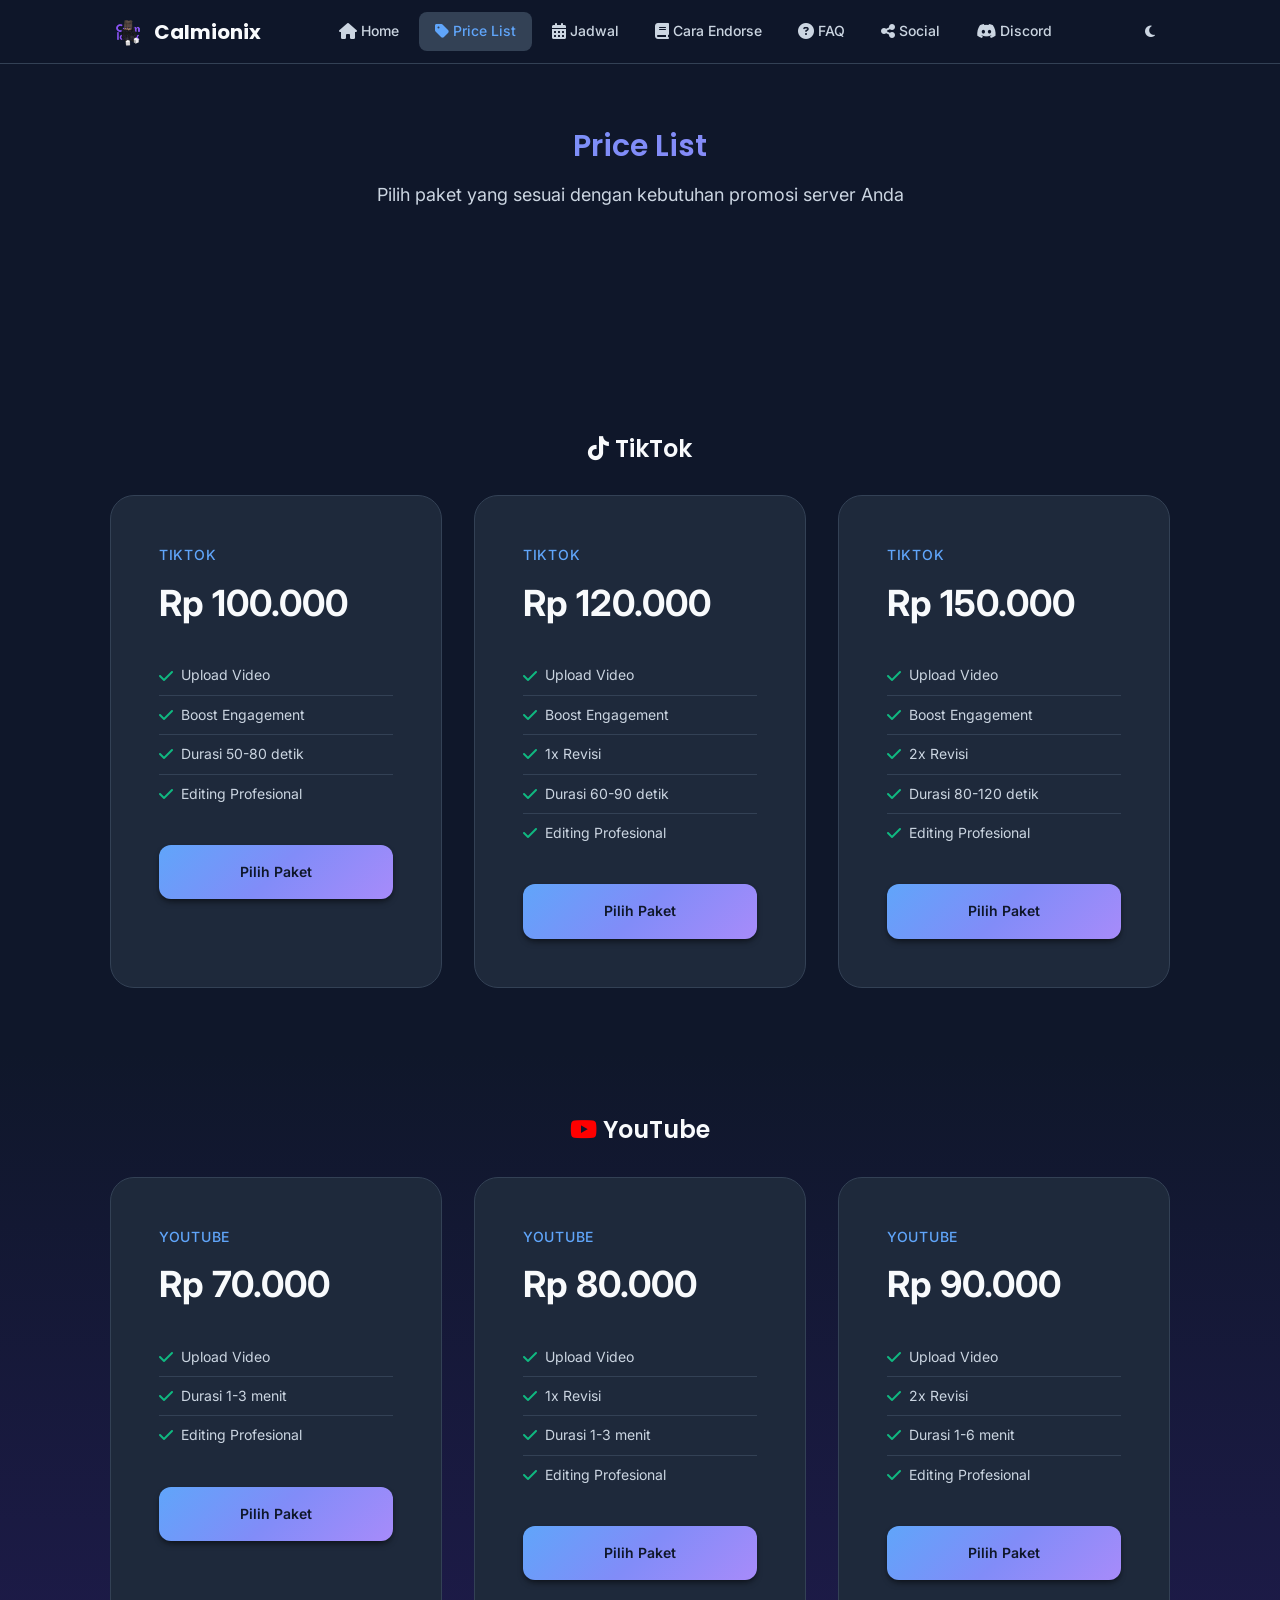
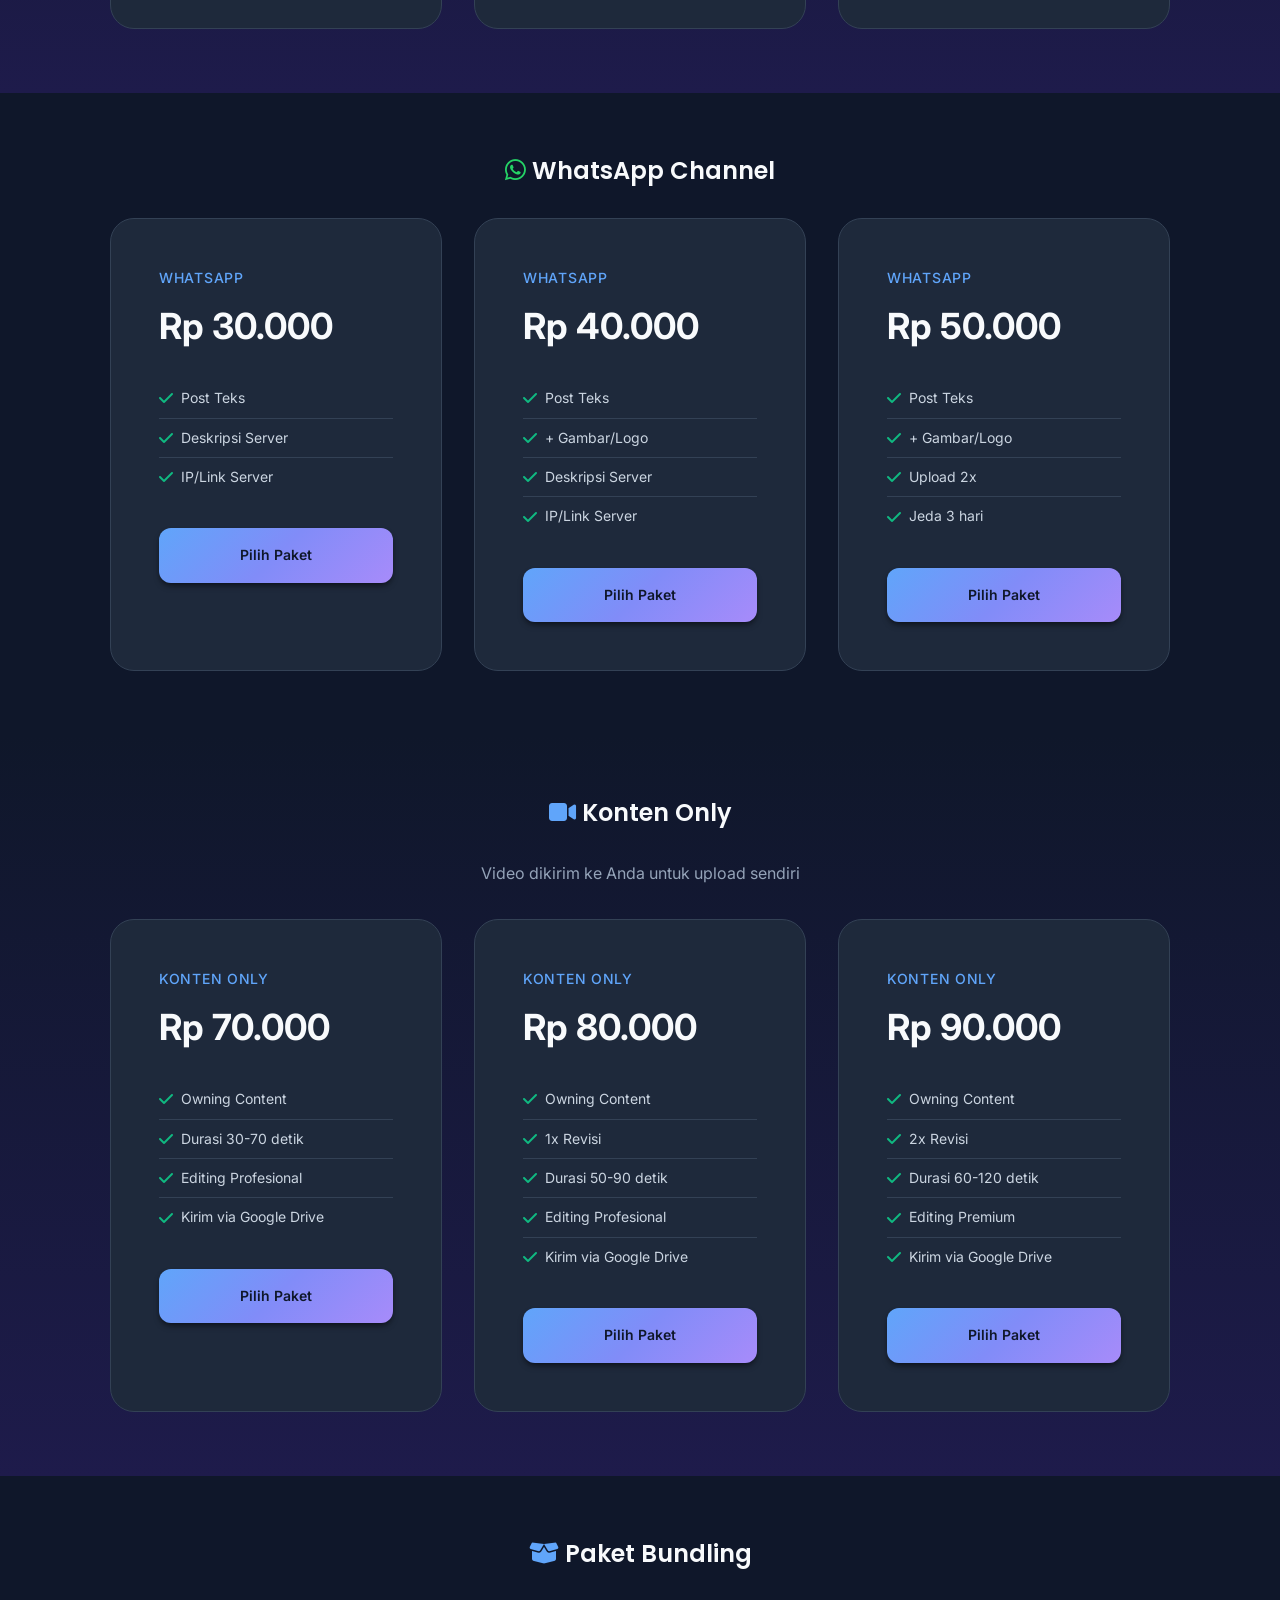
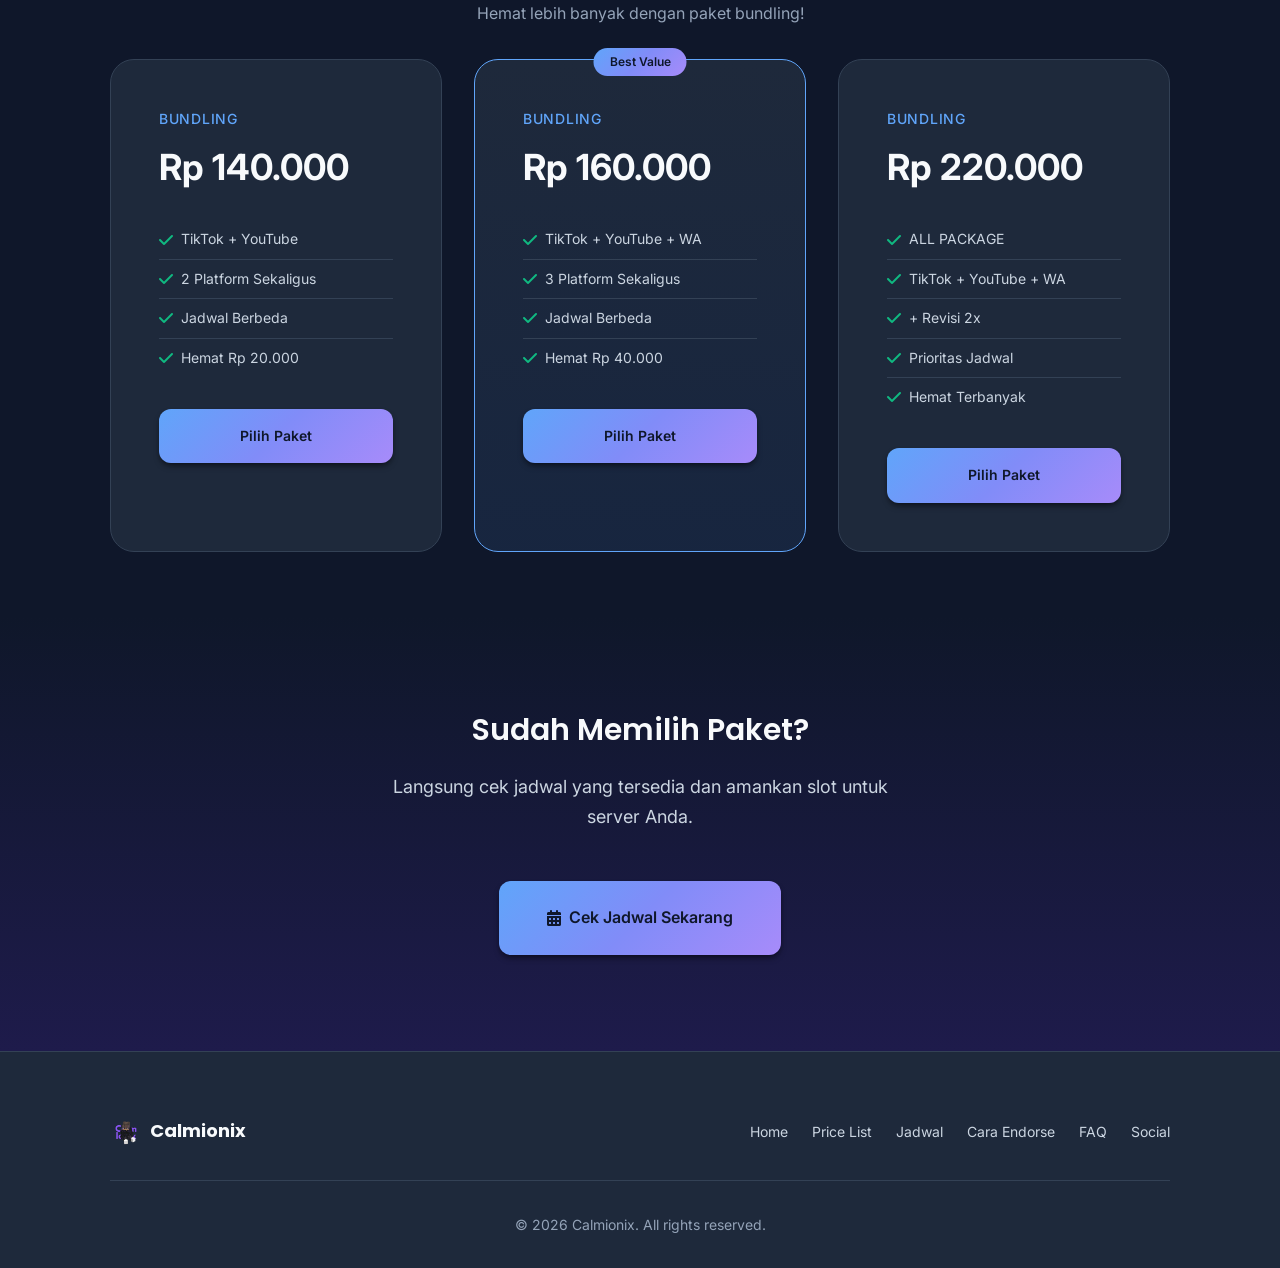
<file: price.html>
<!DOCTYPE html>
<html lang="id" data-theme="dark">
<head>
  <meta charset="UTF-8">
  <meta name="viewport" content="width=device-width, initial-scale=1.0">
  <title>Price List - Calmionix</title>
  <meta name="description" content="Daftar harga jasa endorse dan review server Minecraft. Pilih paket yang sesuai dengan kebutuhan Anda.">
  
  <!-- Fonts -->
  <link rel="preconnect" href="https://fonts.googleapis.com">
  <link rel="preconnect" href="https://fonts.gstatic.com" crossorigin>
  <link href="https://fonts.googleapis.com/css2?family=Inter:wght@400;500;600;700&family=Poppins:wght@500;600;700&display=swap" rel="stylesheet">
  
  <!-- Icons -->
  <link rel="stylesheet" href="https://cdnjs.cloudflare.com/ajax/libs/font-awesome/6.5.1/css/all.min.css">
  
  <!-- Styles -->
  <link rel="stylesheet" href="assets/css/main.css">
  
  <!-- Favicon -->
  <link rel="icon" type="image/png" href="assets/images/logo.png">
</head>
<body>
  <!-- Navbar -->
  <nav class="navbar">
    <div class="container">
      <a href="index.html" class="navbar-brand">
        <img src="assets/images/logo.png" alt="Calmionix Logo">
        <span>Calmionix</span>
      </a>
      
      <ul class="navbar-nav">
        <li><a href="index.html" class="nav-link"><i class="fas fa-home"></i> Home</a></li>
        <li><a href="price.html" class="nav-link active"><i class="fas fa-tag"></i> Price List</a></li>
        <li><a href="schedule.html" class="nav-link"><i class="fas fa-calendar-alt"></i> Jadwal</a></li>
        <li><a href="cara-endorse.html" class="nav-link"><i class="fas fa-book"></i> Cara Endorse</a></li>
        <li><a href="faq.html" class="nav-link"><i class="fas fa-question-circle"></i> FAQ</a></li>
        <li><a href="social.html" class="nav-link"><i class="fas fa-share-alt"></i> Social</a></li>
        <li><a href="https://discord.gg/qfdBAW29sT" class="nav-link" target="_blank"><i class="fab fa-discord"></i> Discord</a></li>
      </ul>
      
      <div class="navbar-actions">
        <button class="theme-toggle" aria-label="Toggle theme">
          <i class="fas fa-sun sun-icon"></i>
          <i class="fas fa-moon moon-icon"></i>
        </button>
        <button class="menu-toggle" aria-label="Toggle menu">
          <span></span>
          <span></span>
          <span></span>
        </button>
      </div>
    </div>
  </nav>

  <!-- Header Section -->
  <section class="section" style="padding-top: calc(var(--navbar-height) + var(--space-3xl));">
    <div class="container">
      <div class="section-title reveal">
        <h2>Price List</h2>
        <p>Pilih paket yang sesuai dengan kebutuhan promosi server Anda</p>
      </div>
    </div>
  </section>

  <!-- TikTok Section -->
  <section class="section-sm">
    <div class="container">
      <h3 class="text-center mb-4 reveal" style="font-size: var(--text-2xl);">
        <i class="fab fa-tiktok" style="color: var(--text-primary);"></i> TikTok
      </h3>
      
      <div class="grid grid-3">
        <div class="price-card reveal stagger-1">
          <div class="platform">TikTok</div>
          <div class="price">Rp 100.000</div>
          <ul class="features">
            <li><i class="fas fa-check"></i> Upload Video</li>
            <li><i class="fas fa-check"></i> Boost Engagement</li>
            <li><i class="fas fa-check"></i> Durasi 50-80 detik</li>
            <li><i class="fas fa-check"></i> Editing Profesional</li>
          </ul>
          <a href="schedule.html" class="btn btn-primary" style="width: 100%;">
            Pilih Paket
          </a>
        </div>
        
        <div class="price-card reveal stagger-2">
          <div class="platform">TikTok</div>
          <div class="price">Rp 120.000</div>
          <ul class="features">
            <li><i class="fas fa-check"></i> Upload Video</li>
            <li><i class="fas fa-check"></i> Boost Engagement</li>
            <li><i class="fas fa-check"></i> 1x Revisi</li>
            <li><i class="fas fa-check"></i> Durasi 60-90 detik</li>
            <li><i class="fas fa-check"></i> Editing Profesional</li>
          </ul>
          <a href="schedule.html" class="btn btn-primary" style="width: 100%;">
            Pilih Paket
          </a>
        </div>
        
        <div class="price-card reveal stagger-3">
          <div class="platform">TikTok</div>
          <div class="price">Rp 150.000</div>
          <ul class="features">
            <li><i class="fas fa-check"></i> Upload Video</li>
            <li><i class="fas fa-check"></i> Boost Engagement</li>
            <li><i class="fas fa-check"></i> 2x Revisi</li>
            <li><i class="fas fa-check"></i> Durasi 80-120 detik</li>
            <li><i class="fas fa-check"></i> Editing Profesional</li>
          </ul>
          <a href="schedule.html" class="btn btn-primary" style="width: 100%;">
            Pilih Paket
          </a>
        </div>
      </div>
    </div>
  </section>

  <!-- YouTube Section -->
  <section class="section-sm bg-gradient">
    <div class="container">
      <h3 class="text-center mb-4 reveal" style="font-size: var(--text-2xl);">
        <i class="fab fa-youtube" style="color: #ff0000;"></i> YouTube
      </h3>
      
      <div class="grid grid-3">
        <div class="price-card reveal stagger-1">
          <div class="platform">YouTube</div>
          <div class="price">Rp 70.000</div>
          <ul class="features">
            <li><i class="fas fa-check"></i> Upload Video</li>
            <li><i class="fas fa-check"></i> Durasi 1-3 menit</li>
            <li><i class="fas fa-check"></i> Editing Profesional</li>
          </ul>
          <a href="schedule.html" class="btn btn-primary" style="width: 100%;">
            Pilih Paket
          </a>
        </div>
        
        <div class="price-card reveal stagger-2">
          <div class="platform">YouTube</div>
          <div class="price">Rp 80.000</div>
          <ul class="features">
            <li><i class="fas fa-check"></i> Upload Video</li>
            <li><i class="fas fa-check"></i> 1x Revisi</li>
            <li><i class="fas fa-check"></i> Durasi 1-3 menit</li>
            <li><i class="fas fa-check"></i> Editing Profesional</li>
          </ul>
          <a href="schedule.html" class="btn btn-primary" style="width: 100%;">
            Pilih Paket
          </a>
        </div>
        
        <div class="price-card reveal stagger-3">
          <div class="platform">YouTube</div>
          <div class="price">Rp 90.000</div>
          <ul class="features">
            <li><i class="fas fa-check"></i> Upload Video</li>
            <li><i class="fas fa-check"></i> 2x Revisi</li>
            <li><i class="fas fa-check"></i> Durasi 1-6 menit</li>
            <li><i class="fas fa-check"></i> Editing Profesional</li>
          </ul>
          <a href="schedule.html" class="btn btn-primary" style="width: 100%;">
            Pilih Paket
          </a>
        </div>
      </div>
    </div>
  </section>

  <!-- WhatsApp Channel Section -->
  <section class="section-sm">
    <div class="container">
      <h3 class="text-center mb-4 reveal" style="font-size: var(--text-2xl);">
        <i class="fab fa-whatsapp" style="color: #25d366;"></i> WhatsApp Channel
      </h3>
      
      <div class="grid grid-3">
        <div class="price-card reveal stagger-1">
          <div class="platform">WhatsApp</div>
          <div class="price">Rp 30.000</div>
          <ul class="features">
            <li><i class="fas fa-check"></i> Post Teks</li>
            <li><i class="fas fa-check"></i> Deskripsi Server</li>
            <li><i class="fas fa-check"></i> IP/Link Server</li>
          </ul>
          <a href="schedule.html" class="btn btn-primary" style="width: 100%;">
            Pilih Paket
          </a>
        </div>
        
        <div class="price-card reveal stagger-2">
          <div class="platform">WhatsApp</div>
          <div class="price">Rp 40.000</div>
          <ul class="features">
            <li><i class="fas fa-check"></i> Post Teks</li>
            <li><i class="fas fa-check"></i> + Gambar/Logo</li>
            <li><i class="fas fa-check"></i> Deskripsi Server</li>
            <li><i class="fas fa-check"></i> IP/Link Server</li>
          </ul>
          <a href="schedule.html" class="btn btn-primary" style="width: 100%;">
            Pilih Paket
          </a>
        </div>
        
        <div class="price-card reveal stagger-3">
          <div class="platform">WhatsApp</div>
          <div class="price">Rp 50.000</div>
          <ul class="features">
            <li><i class="fas fa-check"></i> Post Teks</li>
            <li><i class="fas fa-check"></i> + Gambar/Logo</li>
            <li><i class="fas fa-check"></i> Upload 2x</li>
            <li><i class="fas fa-check"></i> Jeda 3 hari</li>
          </ul>
          <a href="schedule.html" class="btn btn-primary" style="width: 100%;">
            Pilih Paket
          </a>
        </div>
      </div>
    </div>
  </section>

  <!-- Konten Only Section -->
  <section class="section-sm bg-gradient">
    <div class="container">
      <h3 class="text-center mb-4 reveal" style="font-size: var(--text-2xl);">
        <i class="fas fa-video" style="color: var(--accent-primary);"></i> Konten Only
      </h3>
      <p class="text-center mb-4 reveal" style="color: var(--text-muted);">Video dikirim ke Anda untuk upload sendiri</p>
      
      <div class="grid grid-3">
        <div class="price-card reveal stagger-1">
          <div class="platform">Konten Only</div>
          <div class="price">Rp 70.000</div>
          <ul class="features">
            <li><i class="fas fa-check"></i> Owning Content</li>
            <li><i class="fas fa-check"></i> Durasi 30-70 detik</li>
            <li><i class="fas fa-check"></i> Editing Profesional</li>
            <li><i class="fas fa-check"></i> Kirim via Google Drive</li>
          </ul>
          <a href="schedule.html" class="btn btn-primary" style="width: 100%;">
            Pilih Paket
          </a>
        </div>
        
        <div class="price-card reveal stagger-2">
          <div class="platform">Konten Only</div>
          <div class="price">Rp 80.000</div>
          <ul class="features">
            <li><i class="fas fa-check"></i> Owning Content</li>
            <li><i class="fas fa-check"></i> 1x Revisi</li>
            <li><i class="fas fa-check"></i> Durasi 50-90 detik</li>
            <li><i class="fas fa-check"></i> Editing Profesional</li>
            <li><i class="fas fa-check"></i> Kirim via Google Drive</li>
          </ul>
          <a href="schedule.html" class="btn btn-primary" style="width: 100%;">
            Pilih Paket
          </a>
        </div>
        
        <div class="price-card reveal stagger-3">
          <div class="platform">Konten Only</div>
          <div class="price">Rp 90.000</div>
          <ul class="features">
            <li><i class="fas fa-check"></i> Owning Content</li>
            <li><i class="fas fa-check"></i> 2x Revisi</li>
            <li><i class="fas fa-check"></i> Durasi 60-120 detik</li>
            <li><i class="fas fa-check"></i> Editing Premium</li>
            <li><i class="fas fa-check"></i> Kirim via Google Drive</li>
          </ul>
          <a href="schedule.html" class="btn btn-primary" style="width: 100%;">
            Pilih Paket
          </a>
        </div>
      </div>
    </div>
  </section>

  <!-- Bundling Section -->
  <section class="section-sm">
    <div class="container">
      <h3 class="text-center mb-4 reveal" style="font-size: var(--text-2xl);">
        <i class="fas fa-box-open" style="color: var(--accent-primary);"></i> Paket Bundling
      </h3>
      <p class="text-center mb-4 reveal" style="color: var(--text-muted);">Hemat lebih banyak dengan paket bundling!</p>
      
      <div class="grid grid-3">
        <div class="price-card reveal stagger-1">
          <div class="platform">Bundling</div>
          <div class="price">Rp 140.000</div>
          <ul class="features">
            <li><i class="fas fa-check"></i> TikTok + YouTube</li>
            <li><i class="fas fa-check"></i> 2 Platform Sekaligus</li>
            <li><i class="fas fa-check"></i> Jadwal Berbeda</li>
            <li><i class="fas fa-check"></i> Hemat Rp 20.000</li>
          </ul>
          <a href="schedule.html" class="btn btn-primary" style="width: 100%;">
            Pilih Paket
          </a>
        </div>
        
        <div class="price-card featured reveal stagger-2">
          <div class="badge">Best Value</div>
          <div class="platform">Bundling</div>
          <div class="price">Rp 160.000</div>
          <ul class="features">
            <li><i class="fas fa-check"></i> TikTok + YouTube + WA</li>
            <li><i class="fas fa-check"></i> 3 Platform Sekaligus</li>
            <li><i class="fas fa-check"></i> Jadwal Berbeda</li>
            <li><i class="fas fa-check"></i> Hemat Rp 40.000</li>
          </ul>
          <a href="schedule.html" class="btn btn-primary" style="width: 100%;">
            Pilih Paket
          </a>
        </div>
        
        <div class="price-card reveal stagger-3">
          <div class="platform">Bundling</div>
          <div class="price">Rp 220.000</div>
          <ul class="features">
            <li><i class="fas fa-check"></i> ALL PACKAGE</li>
            <li><i class="fas fa-check"></i> TikTok + YouTube + WA</li>
            <li><i class="fas fa-check"></i> + Revisi 2x</li>
            <li><i class="fas fa-check"></i> Prioritas Jadwal</li>
            <li><i class="fas fa-check"></i> Hemat Terbanyak</li>
          </ul>
          <a href="schedule.html" class="btn btn-primary" style="width: 100%;">
            Pilih Paket
          </a>
        </div>
      </div>
    </div>
  </section>

  <!-- CTA Section -->
  <section class="section bg-gradient">
    <div class="container">
      <div class="text-center reveal">
        <h2 style="font-size: var(--text-3xl); margin-bottom: var(--space-lg);">
          Sudah Memilih Paket?
        </h2>
        <p style="font-size: var(--text-lg); max-width: 500px; margin: 0 auto var(--space-2xl);">
          Langsung cek jadwal yang tersedia dan amankan slot untuk server Anda.
        </p>
        <a href="schedule.html" class="btn btn-primary btn-lg">
          <i class="fas fa-calendar-alt"></i>
          Cek Jadwal Sekarang
        </a>
      </div>
    </div>
  </section>

  <!-- Footer -->
  <footer class="footer">
    <div class="container">
      <div class="footer-content">
        <a href="index.html" class="footer-brand">
          <img src="assets/images/logo.png" alt="Calmionix Logo" style="width: 32px; height: 32px;">
          <span>Calmionix</span>
        </a>
        
        <ul class="footer-links">
          <li><a href="index.html">Home</a></li>
          <li><a href="price.html">Price List</a></li>
          <li><a href="schedule.html">Jadwal</a></li>
          <li><a href="cara-endorse.html">Cara Endorse</a></li>
          <li><a href="faq.html">FAQ</a></li>
          <li><a href="social.html">Social</a></li>
        </ul>
      </div>
      
      <div class="footer-bottom">
        <p>&copy; 2026 Calmionix. All rights reserved.</p>
      </div>
    </div>
  </footer>

  <!-- Scripts -->
  <script src="assets/js/main.js"></script>
</body>
</html>
</file>
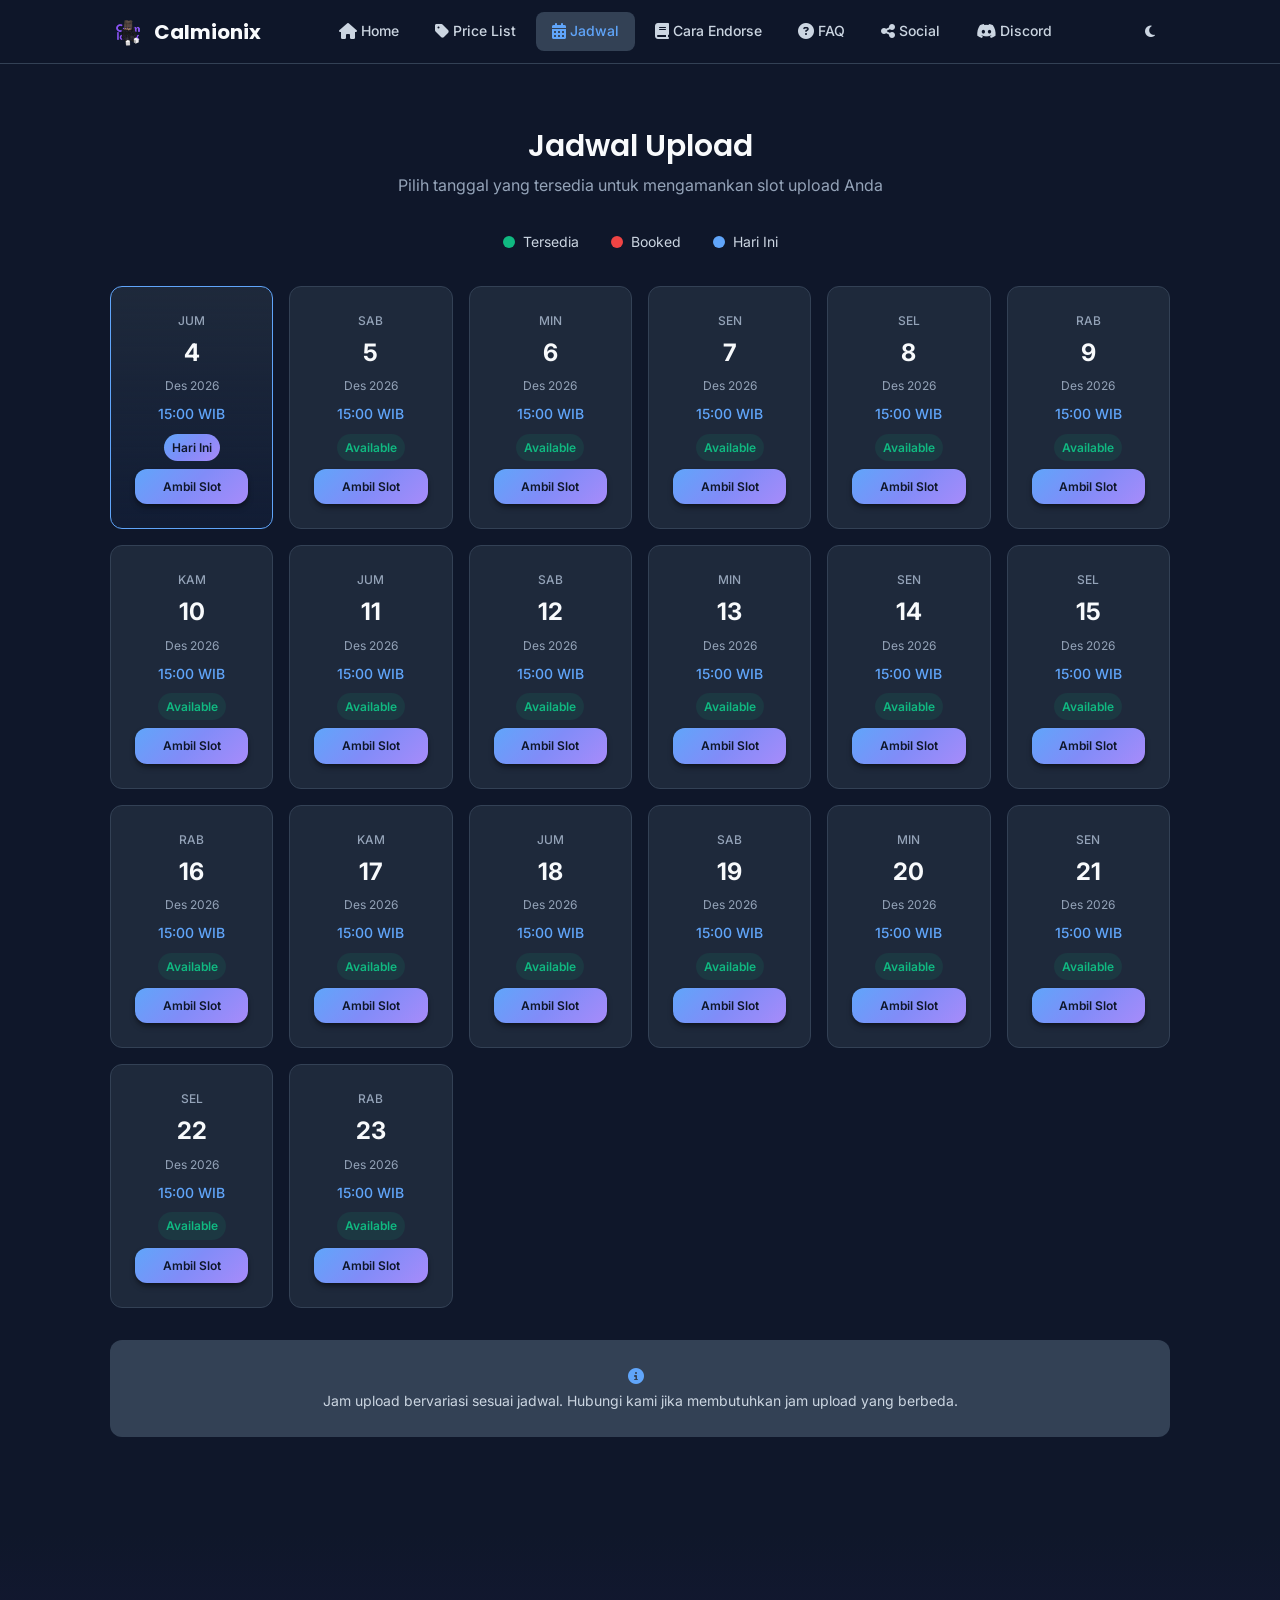
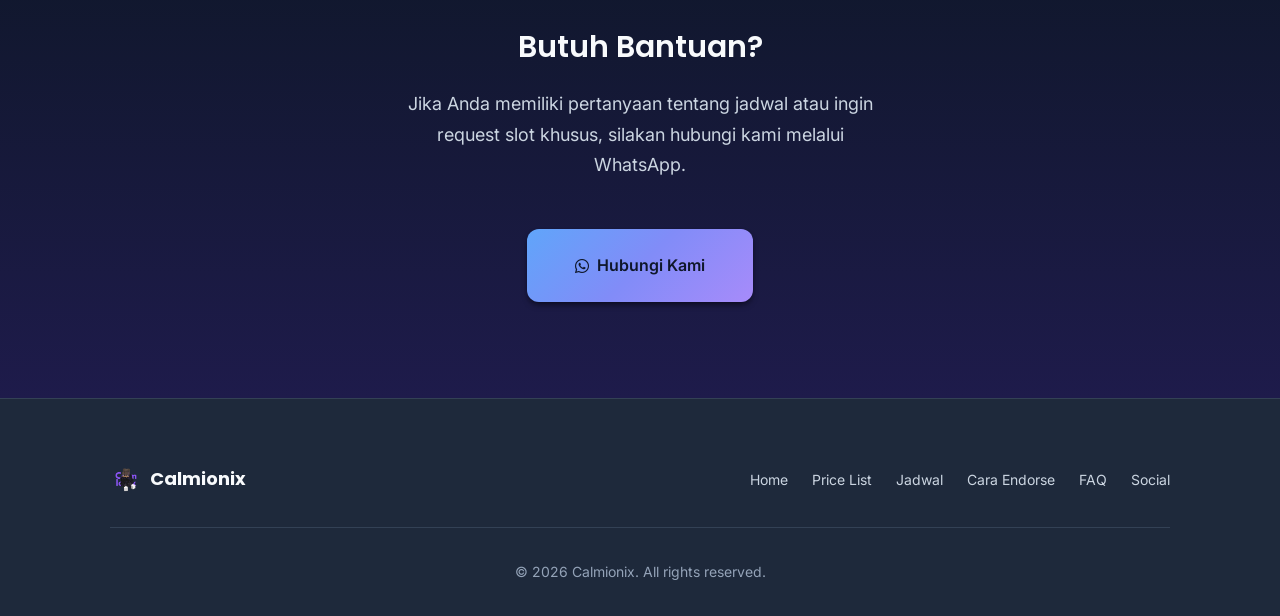
<file: schedule.html>
<!DOCTYPE html>
<html lang="id" data-theme="dark">
<head>
  <meta charset="UTF-8">
  <meta name="viewport" content="width=device-width, initial-scale=1.0">
  <title>Jadwal Upload - Calmionix</title>
  <meta name="description" content="Jadwal upload konten endorse server Minecraft. Pilih slot yang tersedia dan amankan jadwal Anda.">
  
  <!-- Fonts -->
  <link rel="preconnect" href="https://fonts.googleapis.com">
  <link rel="preconnect" href="https://fonts.gstatic.com" crossorigin>
  <link href="https://fonts.googleapis.com/css2?family=Inter:wght@400;500;600;700&family=Poppins:wght@500;600;700&display=swap" rel="stylesheet">
  
  <!-- Icons -->
  <link rel="stylesheet" href="https://cdnjs.cloudflare.com/ajax/libs/font-awesome/6.5.1/css/all.min.css">
  
  <!-- Styles -->
  <link rel="stylesheet" href="assets/css/main.css">
  
  <!-- Favicon -->
  <link rel="icon" type="image/png" href="assets/images/logo.png">
  
  <style>
    .schedule-legend {
      display: flex;
      justify-content: center;
      gap: var(--space-xl);
      margin-bottom: var(--space-xl);
      flex-wrap: wrap;
    }
    
    .legend-item {
      display: flex;
      align-items: center;
      gap: var(--space-sm);
      font-size: var(--text-sm);
      color: var(--text-secondary);
    }
    
    .legend-dot {
      width: 12px;
      height: 12px;
      border-radius: var(--radius-full);
    }
    
    .legend-dot.available {
      background: var(--success);
    }
    
    .legend-dot.booked {
      background: var(--danger);
    }
    
    .legend-dot.today {
      background: var(--accent-primary);
    }
    
    .schedule-header {
      text-align: center;
      margin-bottom: var(--space-xl);
    }
    
    .schedule-header h2 {
      margin-bottom: var(--space-sm);
    }
    
    .schedule-header p {
      color: var(--text-muted);
    }
    
    .schedule-note {
      background: var(--bg-tertiary);
      border-radius: var(--radius-lg);
      padding: var(--space-lg);
      margin-top: var(--space-xl);
      text-align: center;
    }
    
    .schedule-note i {
      color: var(--accent-primary);
      margin-right: var(--space-sm);
    }
    
    .schedule-note p {
      margin: 0;
      font-size: var(--text-sm);
    }
    
    .schedule-item .server-name {
      font-size: var(--text-sm);
      font-weight: var(--font-semibold);
      color: var(--text-primary);
      margin-top: var(--space-xs);
      text-align: center;
      word-break: break-word;
    }
    
    .schedule-item .platform-name {
      font-size: var(--text-xs);
      color: var(--text-muted);
      margin-top: 2px;
    }
    
    .schedule-item.booked .server-name {
      color: var(--text-primary);
    }
    
    .schedule-item.available .server-name {
      color: var(--success);
    }
  </style>
</head>
<body>
  <!-- Navbar -->
  <nav class="navbar">
    <div class="container">
      <a href="index.html" class="navbar-brand">
        <img src="assets/images/logo.png" alt="Calmionix Logo">
        <span>Calmionix</span>
      </a>
      
      <ul class="navbar-nav">
        <li><a href="index.html" class="nav-link"><i class="fas fa-home"></i> Home</a></li>
        <li><a href="price.html" class="nav-link"><i class="fas fa-tag"></i> Price List</a></li>
        <li><a href="schedule.html" class="nav-link active"><i class="fas fa-calendar-alt"></i> Jadwal</a></li>
        <li><a href="cara-endorse.html" class="nav-link"><i class="fas fa-book"></i> Cara Endorse</a></li>
        <li><a href="faq.html" class="nav-link"><i class="fas fa-question-circle"></i> FAQ</a></li>
        <li><a href="social.html" class="nav-link"><i class="fas fa-share-alt"></i> Social</a></li>
        <li><a href="https://discord.gg/qfdBAW29sT" class="nav-link" target="_blank"><i class="fab fa-discord"></i> Discord</a></li>
      </ul>
      
      <div class="navbar-actions">
        <button class="theme-toggle" aria-label="Toggle theme">
          <i class="fas fa-sun sun-icon"></i>
          <i class="fas fa-moon moon-icon"></i>
        </button>
        <button class="menu-toggle" aria-label="Toggle menu">
          <span></span>
          <span></span>
          <span></span>
        </button>
      </div>
    </div>
  </nav>

  <!-- Schedule Section -->
  <section class="section" style="padding-top: calc(var(--navbar-height) + var(--space-3xl));">
    <div class="container">
      <div class="schedule-header reveal">
        <h2>Jadwal Upload</h2>
        <p>Pilih tanggal yang tersedia untuk mengamankan slot upload Anda</p>
      </div>
      
      <!-- Legend -->
      <div class="schedule-legend reveal">
        <div class="legend-item">
          <div class="legend-dot available"></div>
          <span>Tersedia</span>
        </div>
        <div class="legend-item">
          <div class="legend-dot booked"></div>
          <span>Booked</span>
        </div>
        <div class="legend-item">
          <div class="legend-dot today"></div>
          <span>Hari Ini</span>
        </div>
      </div>
      
      <!-- Schedule Grid -->
      <div class="schedule-grid" id="scheduleGrid">
        <!-- Schedule items will be loaded by JavaScript -->
      </div>
      
      <!-- Note -->
      <div class="schedule-note reveal">
        <i class="fas fa-info-circle"></i>
        <p>Jam upload bervariasi sesuai jadwal. Hubungi kami jika membutuhkan jam upload yang berbeda.</p>
      </div>
    </div>
  </section>

  <!-- CTA Section -->
  <section class="section bg-gradient">
    <div class="container">
      <div class="text-center reveal">
        <h2 style="font-size: var(--text-3xl); margin-bottom: var(--space-lg);">
          Butuh Bantuan?
        </h2>
        <p style="font-size: var(--text-lg); max-width: 500px; margin: 0 auto var(--space-2xl);">
          Jika Anda memiliki pertanyaan tentang jadwal atau ingin request slot khusus, 
          silakan hubungi kami melalui WhatsApp.
        </p>
        <a href="https://wa.me/6282130570915" class="btn btn-primary btn-lg" target="_blank">
          <i class="fab fa-whatsapp"></i>
          Hubungi Kami
        </a>
      </div>
    </div>
  </section>

  <!-- Footer -->
  <footer class="footer">
    <div class="container">
      <div class="footer-content">
        <a href="index.html" class="footer-brand">
          <img src="assets/images/logo.png" alt="Calmionix Logo" style="width: 32px; height: 32px;">
          <span>Calmionix</span>
        </a>
        
        <ul class="footer-links">
          <li><a href="index.html">Home</a></li>
          <li><a href="price.html">Price List</a></li>
          <li><a href="schedule.html">Jadwal</a></li>
          <li><a href="cara-endorse.html">Cara Endorse</a></li>
          <li><a href="faq.html">FAQ</a></li>
          <li><a href="social.html">Social</a></li>
        </ul>
      </div>
      
      <div class="footer-bottom">
        <p>&copy; 2026 Calmionix. All rights reserved.</p>
      </div>
    </div>
  </footer>

  <!-- Scripts -->
  <script src="assets/js/main.js"></script>
  <script>
    document.addEventListener('DOMContentLoaded', function() {
      loadSchedule();
    });
    
    async function loadSchedule() {
      const scheduleContainer = document.getElementById('scheduleGrid');
      
      try {
        const response = await fetch('data/schedule.json?v=' + Date.now());
        const scheduleData = await response.json();
        
        // Create a map of booked dates with details
        const bookedMap = {};
        scheduleData.forEach(item => {
          if (!bookedMap[item.date]) {
            bookedMap[item.date] = [];
          }
          bookedMap[item.date].push(item);
        });
        
        // Generate 20 days starting from today
        const days = [];
        const today = new Date();
        today.setHours(0, 0, 0, 0);
        
        for (let i = 0; i < 20; i++) {
          const date = new Date(today);
          date.setDate(today.getDate() + i);
          days.push(date);
        }
        
        const monthNames = ['Jan', 'Feb', 'Mar', 'Apr', 'Mei', 'Jun', 'Jul', 'Agu', 'Sep', 'Okt', 'Nov', 'Des'];
        const dayNames = ['Min', 'Sen', 'Sel', 'Rab', 'Kam', 'Jum', 'Sab'];
        
        let html = '';
        
        days.forEach((date, index) => {
          const year = date.getFullYear();
          const month = String(date.getMonth() + 1).padStart(2, '0');
          const day = String(date.getDate()).padStart(2, '0');
          const dateStr = `${year}-${month}-${day}`;
          const bookedSlots = bookedMap[dateStr] || [];
          const isBooked = bookedSlots.length > 0;
          const isToday = index === 0;
          
          let statusClass = 'available';
          let statusText = 'Available';
          let timeText = '15:00 WIB';
          
          if (isToday) {
            statusClass = 'today';
            statusText = 'Hari Ini';
          } else if (isBooked) {
            statusClass = 'booked';
            statusText = 'Booked';
            timeText = bookedSlots[0].time + ' WIB';
          }
          
          const staggerClass = index < 6 ? `stagger-${(index % 6) + 1}` : '';
          
          // Build booked content
          let bookedContent = '';
          if (isBooked) {
            bookedSlots.forEach(slot => {
              bookedContent += `
                <div class="server-name">${slot.server}</div>
                <div class="platform-name">${slot.platform} | ${slot.time}</div>
              `;
            });
          }
          
          html += `
            <div class="schedule-item ${statusClass} reveal ${staggerClass}">
              <div class="date">${dayNames[date.getDay()]}</div>
              <div class="day">${date.getDate()}</div>
              <div class="month">${monthNames[date.getMonth()]} ${date.getFullYear()}</div>
              ${!isBooked ? `<div class="time">${timeText}</div>` : ''}
              ${isBooked ? bookedContent : `<div class="status">${statusText}</div>`}
              ${!isBooked ? `
                <a href="${Calmionix.generateWhatsAppLink(date, '15:00')}" class="btn btn-primary btn-sm" target="_blank">
                  Ambil Slot
                </a>
              ` : ''}
            </div>
          `;
        });
        
        scheduleContainer.innerHTML = html;
        
        // Re-initialize scroll reveal for new elements
        initScrollReveal();
        
      } catch (error) {
        console.error('Error loading schedule:', error);
        scheduleContainer.innerHTML = `
          <div class="text-center" style="grid-column: 1 / -1; padding: var(--space-2xl);">
            <i class="fas fa-exclamation-circle" style="font-size: var(--text-4xl); color: var(--danger); margin-bottom: var(--space-md);"></i>
            <h3>Gagal Memuat Jadwal</h3>
            <p>Silakan refresh halaman atau hubungi kami jika masalah berlanjut.</p>
          </div>
        `;
      }
    }
  </script>
</body>
</html>
</file>
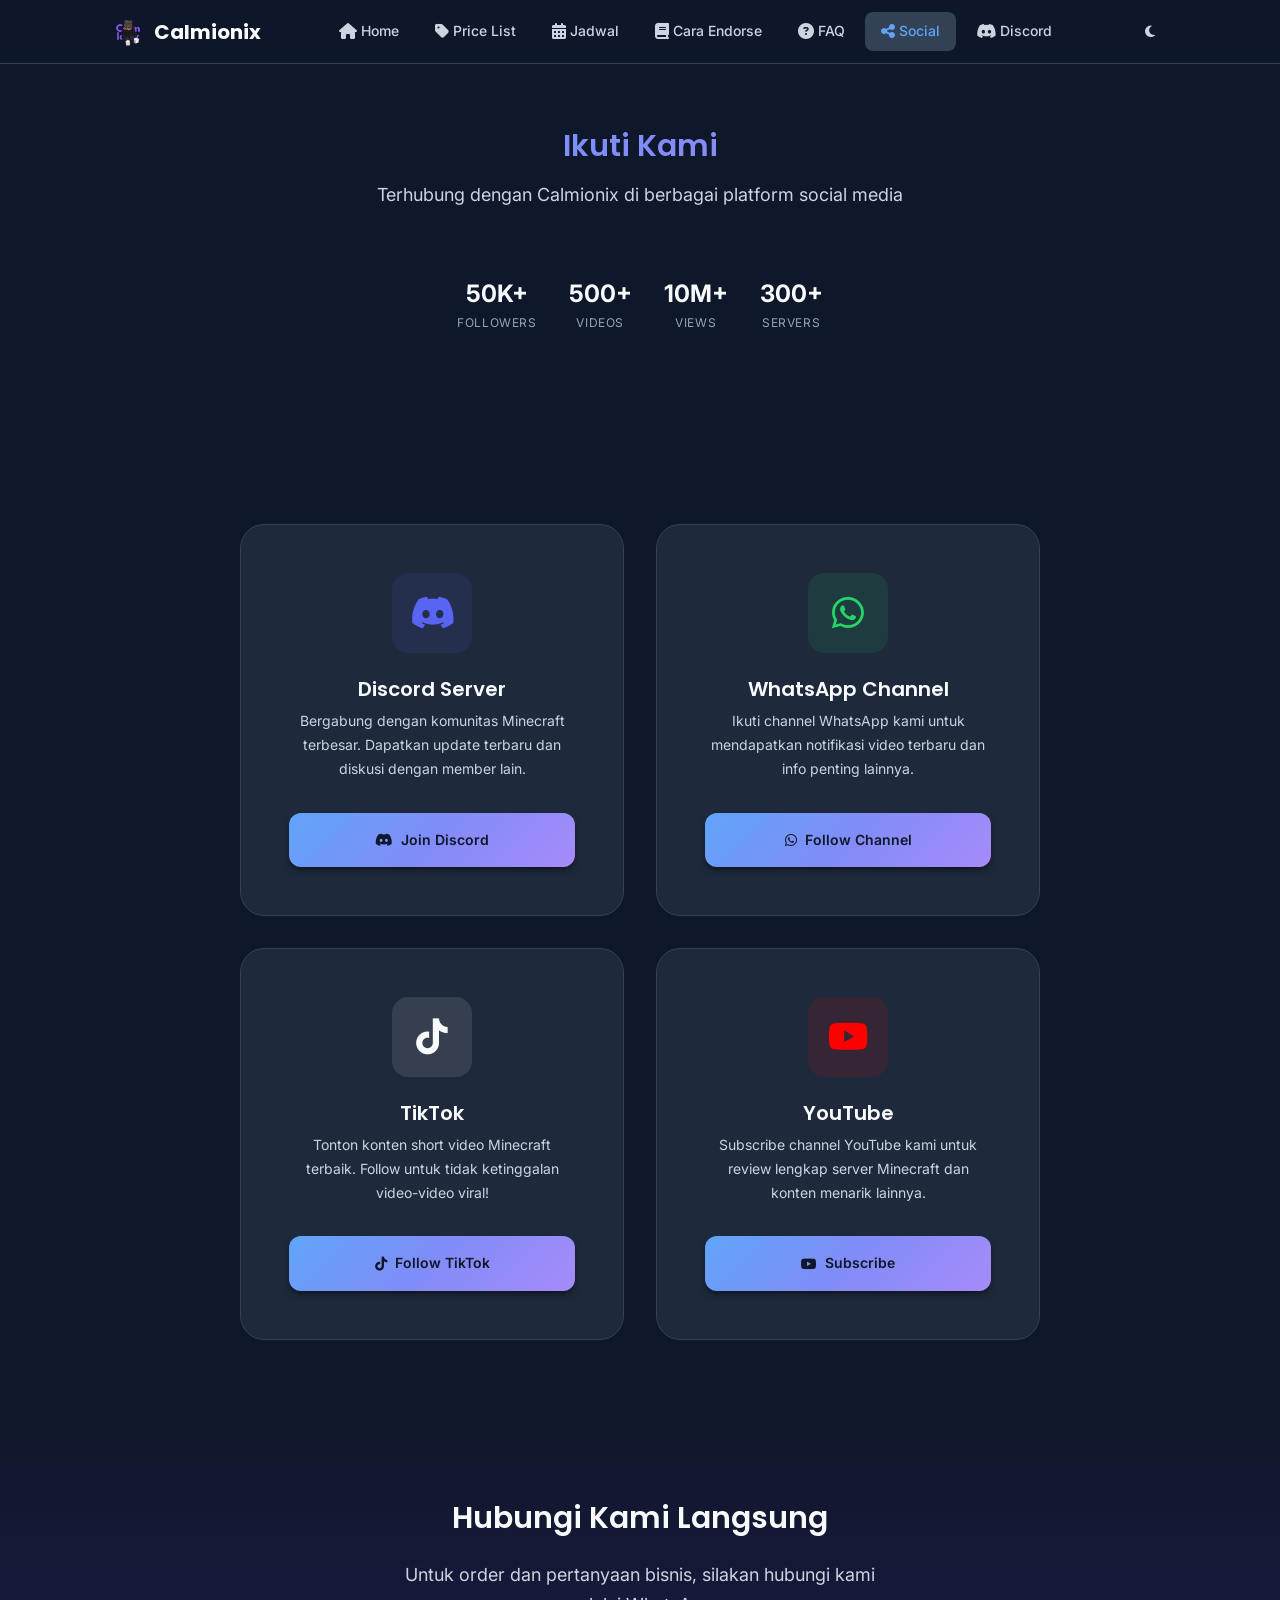
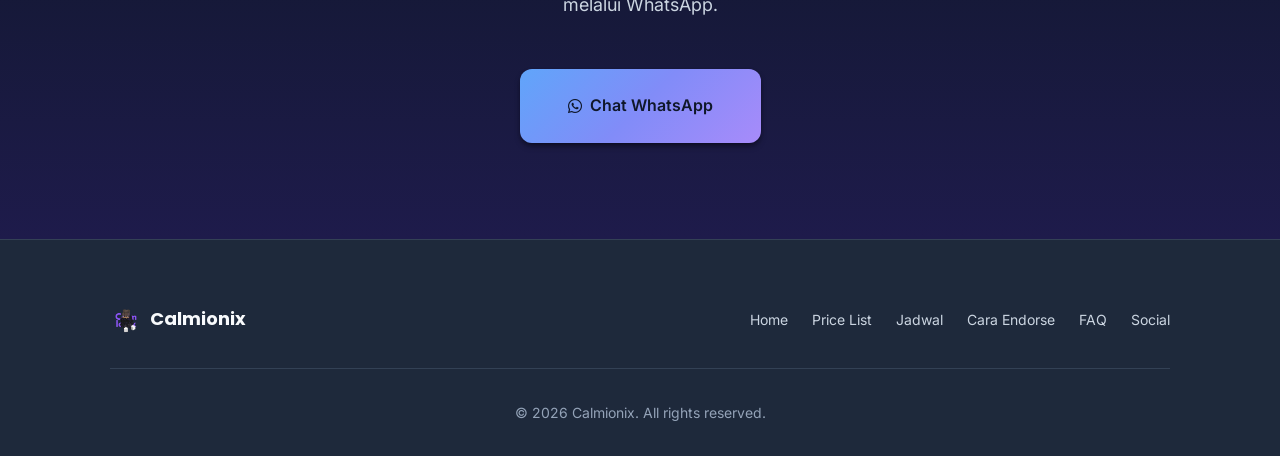
<file: social.html>
<!DOCTYPE html>
<html lang="id" data-theme="dark">
<head>
  <meta charset="UTF-8">
  <meta name="viewport" content="width=device-width, initial-scale=1.0">
  <title>Social Media - Calmionix</title>
  <meta name="description" content="Ikuti Calmionix di berbagai platform social media. Discord, WhatsApp Channel, TikTok, dan YouTube.">
  
  <!-- Fonts -->
  <link rel="preconnect" href="https://fonts.googleapis.com">
  <link rel="preconnect" href="https://fonts.gstatic.com" crossorigin>
  <link href="https://fonts.googleapis.com/css2?family=Inter:wght@400;500;600;700&family=Poppins:wght@500;600;700&display=swap" rel="stylesheet">
  
  <!-- Icons -->
  <link rel="stylesheet" href="https://cdnjs.cloudflare.com/ajax/libs/font-awesome/6.5.1/css/all.min.css">
  
  <!-- Styles -->
  <link rel="stylesheet" href="assets/css/main.css">
  
  <!-- Favicon -->
  <link rel="icon" type="image/png" href="assets/images/logo.png">
  
  <style>
    .social-grid {
      display: grid;
      grid-template-columns: repeat(2, 1fr);
      gap: var(--space-xl);
      max-width: 800px;
      margin: 0 auto;
    }
    
    .social-card-large {
      background: var(--bg-card);
      border: 1px solid var(--border-color);
      border-radius: var(--radius-2xl);
      padding: var(--space-2xl);
      text-align: center;
      transition: all var(--transition-base);
    }
    
    .social-card-large:hover {
      transform: translateY(-8px);
      box-shadow: var(--shadow-xl);
    }
    
    .social-card-large.discord:hover {
      border-color: #5865f2;
      box-shadow: 0 20px 40px -10px rgba(88, 101, 242, 0.3);
    }
    
    .social-card-large.whatsapp:hover {
      border-color: #25d366;
      box-shadow: 0 20px 40px -10px rgba(37, 211, 102, 0.3);
    }
    
    .social-card-large.tiktok:hover {
      border-color: var(--text-primary);
      box-shadow: 0 20px 40px -10px rgba(0, 0, 0, 0.2);
    }
    
    .social-card-large.youtube:hover {
      border-color: #ff0000;
      box-shadow: 0 20px 40px -10px rgba(255, 0, 0, 0.2);
    }
    
    .social-icon-large {
      width: 80px;
      height: 80px;
      display: flex;
      align-items: center;
      justify-content: center;
      margin: 0 auto var(--space-lg);
      border-radius: var(--radius-xl);
      font-size: var(--text-4xl);
    }
    
    .social-card-large.discord .social-icon-large {
      background: rgba(88, 101, 242, 0.1);
      color: #5865f2;
    }
    
    .social-card-large.whatsapp .social-icon-large {
      background: rgba(37, 211, 102, 0.1);
      color: #25d366;
    }
    
    .social-card-large.tiktok .social-icon-large {
      background: rgba(0, 0, 0, 0.05);
      color: var(--text-primary);
    }
    
    [data-theme="dark"] .social-card-large.tiktok .social-icon-large {
      background: rgba(255, 255, 255, 0.1);
      color: var(--text-primary);
    }
    
    .social-card-large.youtube .social-icon-large {
      background: rgba(255, 0, 0, 0.1);
      color: #ff0000;
    }
    
    .social-card-large h3 {
      font-size: var(--text-xl);
      margin-bottom: var(--space-sm);
    }
    
    .social-card-large p {
      color: var(--text-secondary);
      font-size: var(--text-sm);
      margin-bottom: var(--space-xl);
      min-height: 40px;
    }
    
    .social-card-large .btn {
      width: 100%;
    }
    
    .stats-row {
      display: flex;
      justify-content: center;
      gap: var(--space-xl);
      margin: var(--space-xl) 0;
      flex-wrap: wrap;
    }
    
    .stat-item {
      text-align: center;
    }
    
    .stat-value {
      font-size: var(--text-2xl);
      font-weight: var(--font-bold);
      color: var(--text-primary);
    }
    
    .stat-label {
      font-size: var(--text-xs);
      color: var(--text-muted);
      text-transform: uppercase;
      letter-spacing: 0.05em;
    }
    
    @media (max-width: 768px) {
      .social-grid {
        grid-template-columns: 1fr;
      }
    }
  </style>
</head>
<body>
  <!-- Navbar -->
  <nav class="navbar">
    <div class="container">
      <a href="index.html" class="navbar-brand">
        <img src="assets/images/logo.png" alt="Calmionix Logo">
        <span>Calmionix</span>
      </a>
      
      <ul class="navbar-nav">
        <li><a href="index.html" class="nav-link"><i class="fas fa-home"></i> Home</a></li>
        <li><a href="price.html" class="nav-link"><i class="fas fa-tag"></i> Price List</a></li>
        <li><a href="schedule.html" class="nav-link"><i class="fas fa-calendar-alt"></i> Jadwal</a></li>
        <li><a href="cara-endorse.html" class="nav-link"><i class="fas fa-book"></i> Cara Endorse</a></li>
        <li><a href="faq.html" class="nav-link"><i class="fas fa-question-circle"></i> FAQ</a></li>
        <li><a href="social.html" class="nav-link active"><i class="fas fa-share-alt"></i> Social</a></li>
        <li><a href="https://discord.gg/qfdBAW29sT" class="nav-link" target="_blank"><i class="fab fa-discord"></i> Discord</a></li>
      </ul>
      
      <div class="navbar-actions">
        <button class="theme-toggle" aria-label="Toggle theme">
          <i class="fas fa-sun sun-icon"></i>
          <i class="fas fa-moon moon-icon"></i>
        </button>
        <button class="menu-toggle" aria-label="Toggle menu">
          <span></span>
          <span></span>
          <span></span>
        </button>
      </div>
    </div>
  </nav>

  <!-- Header Section -->
  <section class="section" style="padding-top: calc(var(--navbar-height) + var(--space-3xl));">
    <div class="container">
      <div class="section-title reveal">
        <h2>Ikuti Kami</h2>
        <p>Terhubung dengan Calmionix di berbagai platform social media</p>
      </div>
      
      <!-- Stats -->
      <div class="stats-row reveal">
        <div class="stat-item">
          <div class="stat-value">50K+</div>
          <div class="stat-label">Followers</div>
        </div>
        <div class="stat-item">
          <div class="stat-value">500+</div>
          <div class="stat-label">Videos</div>
        </div>
        <div class="stat-item">
          <div class="stat-value">10M+</div>
          <div class="stat-label">Views</div>
        </div>
        <div class="stat-item">
          <div class="stat-value">300+</div>
          <div class="stat-label">Servers</div>
        </div>
      </div>
    </div>
  </section>

  <!-- Social Links Section -->
  <section class="section-sm">
    <div class="container">
      <div class="social-grid">
        <!-- Discord -->
        <div class="social-card-large discord reveal stagger-1">
          <div class="social-icon-large">
            <i class="fab fa-discord"></i>
          </div>
          <h3>Discord Server</h3>
          <p>Bergabung dengan komunitas Minecraft terbesar. Dapatkan update terbaru dan diskusi dengan member lain.</p>
          <a href="https://discord.gg/qfdBAW29sT" class="btn btn-primary" target="_blank">
            <i class="fab fa-discord"></i>
            Join Discord
          </a>
        </div>

        <!-- WhatsApp Channel -->
        <div class="social-card-large whatsapp reveal stagger-2">
          <div class="social-icon-large">
            <i class="fab fa-whatsapp"></i>
          </div>
          <h3>WhatsApp Channel</h3>
          <p>Ikuti channel WhatsApp kami untuk mendapatkan notifikasi video terbaru dan info penting lainnya.</p>
          <a href="https://whatsapp.com/channel/0029VbBX3oH4SpkL6bGQa404" class="btn btn-primary" target="_blank">
            <i class="fab fa-whatsapp"></i>
            Follow Channel
          </a>
        </div>

        <!-- TikTok -->
        <div class="social-card-large tiktok reveal stagger-3">
          <div class="social-icon-large">
            <i class="fab fa-tiktok"></i>
          </div>
          <h3>TikTok</h3>
          <p>Tonton konten short video Minecraft terbaik. Follow untuk tidak ketinggalan video-video viral!</p>
          <a href="https://www.tiktok.com/@calmionix.id" class="btn btn-primary" target="_blank">
            <i class="fab fa-tiktok"></i>
            Follow TikTok
          </a>
        </div>

        <!-- YouTube -->
        <div class="social-card-large youtube reveal stagger-4">
          <div class="social-icon-large">
            <i class="fab fa-youtube"></i>
          </div>
          <h3>YouTube</h3>
          <p>Subscribe channel YouTube kami untuk review lengkap server Minecraft dan konten menarik lainnya.</p>
          <a href="https://www.youtube.com/@calmionix" class="btn btn-primary" target="_blank">
            <i class="fab fa-youtube"></i>
            Subscribe
          </a>
        </div>
      </div>
    </div>
  </section>

  <!-- Contact Section -->
  <section class="section bg-gradient">
    <div class="container">
      <div class="text-center reveal">
        <h2 style="font-size: var(--text-3xl); margin-bottom: var(--space-lg);">
          Hubungi Kami Langsung
        </h2>
        <p style="font-size: var(--text-lg); max-width: 500px; margin: 0 auto var(--space-2xl);">
          Untuk order dan pertanyaan bisnis, silakan hubungi kami melalui WhatsApp.
        </p>
        <a href="https://wa.me/6282130570915" class="btn btn-primary btn-lg" target="_blank">
          <i class="fab fa-whatsapp"></i>
          Chat WhatsApp
        </a>
      </div>
    </div>
  </section>

  <!-- Footer -->
  <footer class="footer">
    <div class="container">
      <div class="footer-content">
        <a href="index.html" class="footer-brand">
          <img src="assets/images/logo.png" alt="Calmionix Logo" style="width: 32px; height: 32px;">
          <span>Calmionix</span>
        </a>
        
        <ul class="footer-links">
          <li><a href="index.html">Home</a></li>
          <li><a href="price.html">Price List</a></li>
          <li><a href="schedule.html">Jadwal</a></li>
          <li><a href="cara-endorse.html">Cara Endorse</a></li>
          <li><a href="faq.html">FAQ</a></li>
          <li><a href="social.html">Social</a></li>
        </ul>
      </div>
      
      <div class="footer-bottom">
        <p>&copy; 2026 Calmionix. All rights reserved.</p>
      </div>
    </div>
  </footer>

  <!-- Scripts -->
  <script src="assets/js/main.js"></script>
</body>
</html>
</file>
<file: assets/css/main.css>
/* ========================================
   CALMIONIX - Main Stylesheet
   Modern Premium Agency Website
   ======================================== */

/* CSS Variables */
:root {
  /* Colors - Light Mode (Default) */
  --bg-primary: #ffffff;
  --bg-secondary: #f8fafc;
  --bg-tertiary: #f1f5f9;
  --bg-card: #ffffff;
  --bg-gradient-start: #f0f9ff;
  --bg-gradient-end: #e0f2fe;
  
  --text-primary: #0f172a;
  --text-secondary: #475569;
  --text-muted: #64748b;
  --text-inverse: #ffffff;
  
  --accent-primary: #3b82f6;
  --accent-secondary: #6366f1;
  --accent-gradient: linear-gradient(135deg, #3b82f6 0%, #6366f1 100%);
  
  --border-color: #e2e8f0;
  --shadow-sm: 0 1px 2px 0 rgb(0 0 0 / 0.05);
  --shadow-md: 0 4px 6px -1px rgb(0 0 0 / 0.1), 0 2px 4px -2px rgb(0 0 0 / 0.1);
  --shadow-lg: 0 10px 15px -3px rgb(0 0 0 / 0.1), 0 4px 6px -4px rgb(0 0 0 / 0.1);
  --shadow-xl: 0 20px 25px -5px rgb(0 0 0 / 0.1), 0 8px 10px -6px rgb(0 0 0 / 0.1);
  --shadow-glow: 0 0 40px -10px rgba(59, 130, 246, 0.3);
  
  /* Status Colors */
  --success: #10b981;
  --warning: #f59e0b;
  --danger: #ef4444;
  --info: #06b6d4;
  
  /* Spacing */
  --space-xs: 0.25rem;
  --space-sm: 0.5rem;
  --space-md: 1rem;
  --space-lg: 1.5rem;
  --space-xl: 2rem;
  --space-2xl: 3rem;
  --space-3xl: 4rem;
  --space-4xl: 6rem;
  
  /* Typography */
  --font-sans: 'Inter', -apple-system, BlinkMacSystemFont, 'Segoe UI', Roboto, sans-serif;
  --font-display: 'Poppins', var(--font-sans);
  
  --text-xs: 0.75rem;
  --text-sm: 0.875rem;
  --text-base: 1rem;
  --text-lg: 1.125rem;
  --text-xl: 1.25rem;
  --text-2xl: 1.5rem;
  --text-3xl: 1.875rem;
  --text-4xl: 2.25rem;
  --text-5xl: 3rem;
  --text-6xl: 3.75rem;
  
  --font-normal: 400;
  --font-medium: 500;
  --font-semibold: 600;
  --font-bold: 700;
  
  /* Border Radius */
  --radius-sm: 0.375rem;
  --radius-md: 0.5rem;
  --radius-lg: 0.75rem;
  --radius-xl: 1rem;
  --radius-2xl: 1.5rem;
  --radius-full: 9999px;
  
  /* Transitions */
  --transition-fast: 150ms ease;
  --transition-base: 250ms ease;
  --transition-slow: 350ms ease;
  
  /* Navbar */
  --navbar-height: 64px;
}

/* Dark Mode */
[data-theme="dark"] {
  --bg-primary: #0f172a;
  --bg-secondary: #1e293b;
  --bg-tertiary: #334155;
  --bg-card: #1e293b;
  --bg-gradient-start: #0f172a;
  --bg-gradient-end: #1e1b4b;
  
  --text-primary: #f8fafc;
  --text-secondary: #cbd5e1;
  --text-muted: #94a3b8;
  --text-inverse: #0f172a;
  
  --accent-primary: #60a5fa;
  --accent-secondary: #818cf8;
  --accent-gradient: linear-gradient(135deg, #60a5fa 0%, #818cf8 50%, #a78bfa 100%);
  
  --border-color: #334155;
  --shadow-sm: 0 1px 2px 0 rgb(0 0 0 / 0.3);
  --shadow-md: 0 4px 6px -1px rgb(0 0 0 / 0.4), 0 2px 4px -2px rgb(0 0 0 / 0.4);
  --shadow-lg: 0 10px 15px -3px rgb(0 0 0 / 0.4), 0 4px 6px -4px rgb(0 0 0 / 0.4);
  --shadow-xl: 0 20px 25px -5px rgb(0 0 0 / 0.5), 0 8px 10px -6px rgb(0 0 0 / 0.5);
  --shadow-glow: 0 0 60px -15px rgba(96, 165, 250, 0.4);
}

/* Reset & Base */
*, *::before, *::after {
  box-sizing: border-box;
  margin: 0;
  padding: 0;
}

html {
  scroll-behavior: smooth;
  -webkit-font-smoothing: antialiased;
  -moz-osx-font-smoothing: grayscale;
}

body {
  font-family: var(--font-sans);
  font-size: var(--text-base);
  font-weight: var(--font-normal);
  line-height: 1.6;
  color: var(--text-primary);
  background: var(--bg-primary);
  min-height: 100vh;
  transition: background-color var(--transition-base), color var(--transition-base);
}

/* Typography */
h1, h2, h3, h4, h5, h6 {
  font-family: var(--font-display);
  font-weight: var(--font-semibold);
  line-height: 1.2;
  color: var(--text-primary);
}

h1 { font-size: var(--text-5xl); }
h2 { font-size: var(--text-3xl); }
h3 { font-size: var(--text-2xl); }
h4 { font-size: var(--text-xl); }
h5 { font-size: var(--text-lg); }
h6 { font-size: var(--text-base); }

p {
  color: var(--text-secondary);
  line-height: 1.7;
}

a {
  color: var(--accent-primary);
  text-decoration: none;
  transition: color var(--transition-fast);
}

a:hover {
  color: var(--accent-secondary);
}

img {
  max-width: 100%;
  height: auto;
  display: block;
}

button {
  font-family: inherit;
  cursor: pointer;
  border: none;
  background: none;
}

/* Container */
.container {
  width: 100%;
  max-width: 1100px;
  margin: 0 auto;
  padding: 0 20px;
}

/* Section */
.section {
  padding: var(--space-4xl) 0;
}

.section-sm {
  padding: var(--space-3xl) 0;
}

.section-title {
  text-align: center;
  margin-bottom: var(--space-3xl);
}

.section-title h2 {
  font-size: var(--text-3xl);
  margin-bottom: var(--space-md);
  background: var(--accent-gradient);
  -webkit-background-clip: text;
  -webkit-text-fill-color: transparent;
  background-clip: text;
}

.section-title p {
  font-size: var(--text-lg);
  max-width: 600px;
  margin: 0 auto;
}

/* Background Gradient */
.bg-gradient {
  background: linear-gradient(180deg, var(--bg-gradient-start) 0%, var(--bg-gradient-end) 100%);
}

[data-theme="dark"] .bg-gradient {
  background: linear-gradient(180deg, var(--bg-gradient-start) 0%, var(--bg-gradient-end) 100%);
}

/* ========================================
   NAVBAR
   ======================================== */
.navbar {
  position: fixed;
  top: 0;
  left: 0;
  right: 0;
  height: var(--navbar-height);
  background: rgba(var(--bg-primary-rgb, 255, 255, 255), 0.8);
  backdrop-filter: blur(12px);
  -webkit-backdrop-filter: blur(12px);
  border-bottom: 1px solid var(--border-color);
  z-index: 1000;
  transition: all var(--transition-base);
}

[data-theme="dark"] .navbar {
  background: rgba(15, 23, 42, 0.85);
}

.navbar .container {
  display: flex;
  align-items: center;
  justify-content: space-between;
  height: 100%;
}

.navbar-brand {
  display: flex;
  align-items: center;
  gap: var(--space-sm);
  font-family: var(--font-display);
  font-size: var(--text-xl);
  font-weight: var(--font-bold);
  color: var(--text-primary);
}

.navbar-brand:hover {
  color: var(--accent-primary);
}

.navbar-brand img {
  width: 36px;
  height: 36px;
  border-radius: var(--radius-md);
}

.navbar-nav {
  display: flex;
  align-items: center;
  gap: var(--space-xs);
  list-style: none;
}

.nav-link {
  display: flex;
  align-items: center;
  gap: var(--space-xs);
  padding: var(--space-sm) var(--space-md);
  font-size: var(--text-sm);
  font-weight: var(--font-medium);
  color: var(--text-secondary);
  border-radius: var(--radius-md);
  transition: all var(--transition-fast);
}

.nav-link:hover,
.nav-link.active {
  color: var(--accent-primary);
  background: var(--bg-tertiary);
}

.nav-link i {
  font-size: var(--text-base);
}

.navbar-actions {
  display: flex;
  align-items: center;
  gap: var(--space-sm);
}

/* Theme Toggle */
.theme-toggle {
  width: 40px;
  height: 40px;
  display: flex;
  align-items: center;
  justify-content: center;
  border-radius: var(--radius-md);
  color: var(--text-secondary);
  transition: all var(--transition-fast);
}

.theme-toggle:hover {
  background: var(--bg-tertiary);
  color: var(--accent-primary);
}

.theme-toggle .sun-icon,
.theme-toggle .moon-icon {
  position: absolute;
  transition: transform var(--transition-base), opacity var(--transition-base);
}

[data-theme="dark"] .theme-toggle .sun-icon,
.theme-toggle .moon-icon {
  opacity: 0;
  transform: rotate(90deg) scale(0);
}

[data-theme="dark"] .theme-toggle .moon-icon,
.theme-toggle .sun-icon {
  opacity: 1;
  transform: rotate(0) scale(1);
}

/* Mobile Menu Toggle */
.menu-toggle {
  display: none;
  flex-direction: column;
  justify-content: center;
  gap: 5px;
  width: 40px;
  height: 40px;
  padding: var(--space-sm);
  border-radius: var(--radius-md);
}

.menu-toggle span {
  display: block;
  width: 100%;
  height: 2px;
  background: var(--text-primary);
  border-radius: var(--radius-full);
  transition: all var(--transition-base);
}

.menu-toggle.active span:nth-child(1) {
  transform: rotate(45deg) translate(5px, 5px);
}

.menu-toggle.active span:nth-child(2) {
  opacity: 0;
}

.menu-toggle.active span:nth-child(3) {
  transform: rotate(-45deg) translate(5px, -5px);
}

/* ========================================
   BUTTONS
   ======================================== */
.btn {
  display: inline-flex;
  align-items: center;
  justify-content: center;
  gap: var(--space-sm);
  padding: var(--space-md) var(--space-xl);
  font-size: var(--text-sm);
  font-weight: var(--font-semibold);
  border-radius: var(--radius-lg);
  transition: all var(--transition-fast);
  cursor: pointer;
}

.btn-primary {
  background: var(--accent-gradient);
  color: var(--text-inverse);
  box-shadow: var(--shadow-md);
}

.btn-primary:hover {
  transform: translateY(-2px);
  box-shadow: var(--shadow-lg), var(--shadow-glow);
  color: var(--text-inverse);
}

.btn-secondary {
  background: var(--bg-tertiary);
  color: var(--text-primary);
  border: 1px solid var(--border-color);
}

.btn-secondary:hover {
  background: var(--bg-secondary);
  border-color: var(--accent-primary);
  color: var(--accent-primary);
}

.btn-outline {
  background: transparent;
  color: var(--accent-primary);
  border: 2px solid var(--accent-primary);
}

.btn-outline:hover {
  background: var(--accent-primary);
  color: var(--text-inverse);
}

.btn-ghost {
  background: transparent;
  color: var(--text-secondary);
}

.btn-ghost:hover {
  background: var(--bg-tertiary);
  color: var(--text-primary);
}

.btn-lg {
  padding: var(--space-lg) var(--space-2xl);
  font-size: var(--text-base);
}

.btn-sm {
  padding: var(--space-sm) var(--space-md);
  font-size: var(--text-xs);
}

/* ========================================
   CARDS
   ======================================== */
.card {
  background: var(--bg-card);
  border-radius: var(--radius-xl);
  border: 1px solid var(--border-color);
  box-shadow: var(--shadow-sm);
  transition: all var(--transition-base);
  overflow: hidden;
}

.card:hover {
  transform: translateY(-4px);
  box-shadow: var(--shadow-lg);
}

.card-body {
  padding: var(--space-xl);
}

.card-title {
  font-size: var(--text-lg);
  font-weight: var(--font-semibold);
  margin-bottom: var(--space-sm);
}

.card-text {
  color: var(--text-secondary);
  font-size: var(--text-sm);
}

/* Price Card */
.price-card {
  position: relative;
  background: var(--bg-card);
  border-radius: var(--radius-2xl);
  border: 1px solid var(--border-color);
  padding: var(--space-2xl);
  transition: all var(--transition-base);
}

.price-card:hover {
  transform: translateY(-8px);
  box-shadow: var(--shadow-xl), var(--shadow-glow);
  border-color: var(--accent-primary);
}

.price-card.featured {
  border-color: var(--accent-primary);
  background: linear-gradient(180deg, var(--bg-card) 0%, rgba(59, 130, 246, 0.05) 100%);
}

[data-theme="dark"] .price-card.featured {
  background: linear-gradient(180deg, var(--bg-card) 0%, rgba(96, 165, 250, 0.1) 100%);
}

.price-card .badge {
  position: absolute;
  top: -12px;
  left: 50%;
  transform: translateX(-50%);
  background: var(--accent-gradient);
  color: var(--text-inverse);
  padding: var(--space-xs) var(--space-md);
  border-radius: var(--radius-full);
  font-size: var(--text-xs);
  font-weight: var(--font-semibold);
}

.price-card .platform {
  font-size: var(--text-sm);
  font-weight: var(--font-medium);
  color: var(--accent-primary);
  text-transform: uppercase;
  letter-spacing: 0.05em;
  margin-bottom: var(--space-sm);
}

.price-card .price {
  font-size: var(--text-4xl);
  font-weight: var(--font-bold);
  color: var(--text-primary);
  margin-bottom: var(--space-lg);
}

.price-card .price span {
  font-size: var(--text-base);
  font-weight: var(--font-normal);
  color: var(--text-muted);
}

.price-card .features {
  list-style: none;
  margin-bottom: var(--space-xl);
}

.price-card .features li {
  display: flex;
  align-items: center;
  gap: var(--space-sm);
  padding: var(--space-sm) 0;
  font-size: var(--text-sm);
  color: var(--text-secondary);
  border-bottom: 1px solid var(--border-color);
}

.price-card .features li:last-child {
  border-bottom: none;
}

.price-card .features li i {
  color: var(--success);
  font-size: var(--text-base);
}

/* ========================================
   GRID
   ======================================== */
.grid {
  display: grid;
  gap: var(--space-xl);
}

.grid-2 {
  grid-template-columns: repeat(2, 1fr);
}

.grid-3 {
  grid-template-columns: repeat(3, 1fr);
}

.grid-4 {
  grid-template-columns: repeat(4, 1fr);
}

/* ========================================
   HERO
   ======================================== */
.hero {
  min-height: 100vh;
  display: flex;
  align-items: center;
  padding-top: var(--navbar-height);
  position: relative;
  overflow: hidden;
}

.hero::before {
  content: '';
  position: absolute;
  top: 0;
  left: 0;
  right: 0;
  bottom: 0;
  background: 
    radial-gradient(ellipse at 20% 20%, rgba(59, 130, 246, 0.15) 0%, transparent 50%),
    radial-gradient(ellipse at 80% 80%, rgba(99, 102, 241, 0.1) 0%, transparent 50%);
  pointer-events: none;
}

.hero-content {
  position: relative;
  z-index: 1;
  text-align: center;
  max-width: 800px;
  margin: 0 auto;
}

.hero-badge {
  display: inline-flex;
  align-items: center;
  gap: var(--space-sm);
  padding: var(--space-sm) var(--space-md);
  background: var(--bg-tertiary);
  border-radius: var(--radius-full);
  font-size: var(--text-sm);
  color: var(--text-secondary);
  margin-bottom: var(--space-xl);
}

.hero-badge span {
  display: inline-block;
  width: 8px;
  height: 8px;
  background: var(--success);
  border-radius: var(--radius-full);
  animation: pulse 2s infinite;
}

@keyframes pulse {
  0%, 100% { opacity: 1; }
  50% { opacity: 0.5; }
}

.hero h1 {
  font-size: clamp(var(--text-4xl), 5vw, var(--text-6xl));
  font-weight: var(--font-bold);
  margin-bottom: var(--space-lg);
  line-height: 1.1;
}

.hero h1 .gradient-text {
  background: var(--accent-gradient);
  -webkit-background-clip: text;
  -webkit-text-fill-color: transparent;
  background-clip: text;
}

.hero p {
  font-size: var(--text-xl);
  color: var(--text-secondary);
  margin-bottom: var(--space-2xl);
  max-width: 600px;
  margin-left: auto;
  margin-right: auto;
}

.hero-actions {
  display: flex;
  align-items: center;
  justify-content: center;
  gap: var(--space-md);
  flex-wrap: wrap;
}

/* ========================================
   FEATURES
   ======================================== */
.feature-card {
  text-align: center;
  padding: var(--space-2xl);
}

.feature-icon {
  width: 64px;
  height: 64px;
  display: flex;
  align-items: center;
  justify-content: center;
  margin: 0 auto var(--space-lg);
  background: var(--accent-gradient);
  border-radius: var(--radius-xl);
  color: var(--text-inverse);
  font-size: var(--text-2xl);
}

.feature-card h3 {
  font-size: var(--text-lg);
  margin-bottom: var(--space-sm);
}

.feature-card p {
  font-size: var(--text-sm);
}

/* ========================================
   SCHEDULE
   ======================================== */
.schedule-grid {
  display: grid;
  grid-template-columns: repeat(auto-fill, minmax(140px, 1fr));
  gap: var(--space-md);
}

.schedule-item {
  background: var(--bg-card);
  border: 1px solid var(--border-color);
  border-radius: var(--radius-lg);
  padding: var(--space-lg);
  text-align: center;
  transition: all var(--transition-base);
}

.schedule-item:hover {
  transform: translateY(-2px);
  box-shadow: var(--shadow-md);
}

.schedule-item.today {
  border-color: var(--accent-primary);
  background: linear-gradient(180deg, var(--bg-card) 0%, rgba(59, 130, 246, 0.05) 100%);
}

.schedule-item.booked {
  opacity: 0.6;
  background: var(--bg-tertiary);
}

.schedule-item.booked .status {
  color: var(--danger);
}

.schedule-item .date {
  font-size: var(--text-xs);
  font-weight: var(--font-medium);
  color: var(--text-muted);
  text-transform: uppercase;
  margin-bottom: var(--space-xs);
}

.schedule-item .day {
  font-size: var(--text-2xl);
  font-weight: var(--font-bold);
  color: var(--text-primary);
  margin-bottom: var(--space-xs);
}

.schedule-item .month {
  font-size: var(--text-xs);
  color: var(--text-muted);
  margin-bottom: var(--space-sm);
}

.schedule-item .time {
  font-size: var(--text-sm);
  font-weight: var(--font-medium);
  color: var(--accent-primary);
  margin-bottom: var(--space-sm);
}

.schedule-item .status {
  display: inline-block;
  padding: var(--space-xs) var(--space-sm);
  border-radius: var(--radius-full);
  font-size: var(--text-xs);
  font-weight: var(--font-semibold);
}

.schedule-item.available .status {
  background: rgba(16, 185, 129, 0.1);
  color: var(--success);
}

.schedule-item.booked .status {
  background: rgba(239, 68, 68, 0.1);
}

.schedule-item.today .status {
  background: var(--accent-gradient);
  color: var(--text-inverse);
}

.schedule-item .btn {
  width: 100%;
  margin-top: var(--space-sm);
  padding: var(--space-sm);
  font-size: var(--text-xs);
}

/* ========================================
   STEPS
   ======================================== */
.steps {
  position: relative;
}

.steps::before {
  content: '';
  position: absolute;
  top: 0;
  bottom: 0;
  left: 24px;
  width: 2px;
  background: var(--border-color);
}

.step {
  position: relative;
  display: flex;
  gap: var(--space-xl);
  padding-bottom: var(--space-2xl);
}

.step:last-child {
  padding-bottom: 0;
}

.step-number {
  flex-shrink: 0;
  width: 50px;
  height: 50px;
  display: flex;
  align-items: center;
  justify-content: center;
  background: var(--accent-gradient);
  border-radius: var(--radius-full);
  font-family: var(--font-display);
  font-size: var(--text-xl);
  font-weight: var(--font-bold);
  color: var(--text-inverse);
  z-index: 1;
}

.step-content {
  flex: 1;
  padding-top: var(--space-sm);
}

.step-content h3 {
  font-size: var(--text-lg);
  margin-bottom: var(--space-sm);
}

.step-content p {
  font-size: var(--text-sm);
}

/* ========================================
   ACCORDION (FAQ)
   ======================================== */
.accordion {
  max-width: 800px;
  margin: 0 auto;
}

.accordion-item {
  background: var(--bg-card);
  border: 1px solid var(--border-color);
  border-radius: var(--radius-lg);
  margin-bottom: var(--space-md);
  overflow: hidden;
  transition: all var(--transition-base);
}

.accordion-item:hover {
  border-color: var(--accent-primary);
}

.accordion-header {
  width: 100%;
  display: flex;
  align-items: center;
  justify-content: space-between;
  padding: var(--space-lg) var(--space-xl);
  font-size: var(--text-base);
  font-weight: var(--font-medium);
  color: var(--text-primary);
  text-align: left;
  background: transparent;
  border: none;
  cursor: pointer;
  transition: all var(--transition-fast);
}

.accordion-header:hover {
  background: var(--bg-tertiary);
}

.accordion-header i {
  font-size: var(--text-lg);
  color: var(--accent-primary);
  transition: transform var(--transition-base);
}

.accordion-item.active .accordion-header i {
  transform: rotate(180deg);
}

.accordion-body {
  max-height: 0;
  overflow: hidden;
  transition: max-height var(--transition-base), padding var(--transition-base);
}

.accordion-item.active .accordion-body {
  max-height: 500px;
  padding: 0 var(--space-xl) var(--space-lg);
}

.accordion-body p {
  font-size: var(--text-sm);
  color: var(--text-secondary);
}

/* ========================================
   SOCIAL CARDS
   ======================================== */
.social-card {
  display: flex;
  flex-direction: column;
  align-items: center;
  text-align: center;
  padding: var(--space-2xl);
  background: var(--bg-card);
  border: 1px solid var(--border-color);
  border-radius: var(--radius-xl);
  transition: all var(--transition-base);
}

.social-card:hover {
  transform: translateY(-4px);
  box-shadow: var(--shadow-lg);
  border-color: var(--accent-primary);
}

.social-icon {
  width: 72px;
  height: 72px;
  display: flex;
  align-items: center;
  justify-content: center;
  margin-bottom: var(--space-lg);
  border-radius: var(--radius-xl);
  font-size: var(--text-3xl);
}

.social-card.discord .social-icon {
  background: rgba(88, 101, 242, 0.1);
  color: #5865f2;
}

.social-card.whatsapp .social-icon {
  background: rgba(37, 211, 102, 0.1);
  color: #25d366;
}

.social-card.tiktok .social-icon {
  background: rgba(0, 0, 0, 0.05);
  color: var(--text-primary);
}

[data-theme="dark"] .social-card.tiktok .social-icon {
  background: rgba(255, 255, 255, 0.1);
  color: var(--text-primary);
}

.social-card.youtube .social-icon {
  background: rgba(255, 0, 0, 0.1);
  color: #ff0000;
}

.social-card h3 {
  font-size: var(--text-lg);
  margin-bottom: var(--space-sm);
}

.social-card p {
  font-size: var(--text-sm);
  margin-bottom: var(--space-lg);
  flex: 1;
}

/* ========================================
   FOOTER
   ======================================== */
.footer {
  background: var(--bg-secondary);
  border-top: 1px solid var(--border-color);
  padding: var(--space-3xl) 0 var(--space-xl);
}

.footer-content {
  display: flex;
  justify-content: space-between;
  align-items: center;
  flex-wrap: wrap;
  gap: var(--space-lg);
  margin-bottom: var(--space-xl);
}

.footer-brand {
  display: flex;
  align-items: center;
  gap: var(--space-sm);
  font-family: var(--font-display);
  font-size: var(--text-lg);
  font-weight: var(--font-bold);
  color: var(--text-primary);
}

.footer-links {
  display: flex;
  gap: var(--space-lg);
  list-style: none;
}

.footer-links a {
  font-size: var(--text-sm);
  color: var(--text-secondary);
}

.footer-links a:hover {
  color: var(--accent-primary);
}

.footer-bottom {
  text-align: center;
  padding-top: var(--space-xl);
  border-top: 1px solid var(--border-color);
}

.footer-bottom p {
  font-size: var(--text-sm);
  color: var(--text-muted);
}

/* ========================================
   ANIMATIONS
   ======================================== */
@keyframes fadeIn {
  from {
    opacity: 0;
  }
  to {
    opacity: 1;
  }
}

@keyframes fadeInUp {
  from {
    opacity: 0;
    transform: translateY(30px);
  }
  to {
    opacity: 1;
    transform: translateY(0);
  }
}

@keyframes slideIn {
  from {
    opacity: 0;
    transform: translateX(-20px);
  }
  to {
    opacity: 1;
    transform: translateX(0);
  }
}

.animate-fade-in {
  animation: fadeIn 0.6s ease forwards;
}

.animate-fade-in-up {
  animation: fadeInUp 0.6s ease forwards;
}

.animate-slide-in {
  animation: slideIn 0.4s ease forwards;
}

/* Stagger animation delays */
.stagger-1 { animation-delay: 0.1s; }
.stagger-2 { animation-delay: 0.2s; }
.stagger-3 { animation-delay: 0.3s; }
.stagger-4 { animation-delay: 0.4s; }
.stagger-5 { animation-delay: 0.5s; }
.stagger-6 { animation-delay: 0.6s; }

/* Scroll reveal */
.reveal {
  opacity: 0;
  transform: translateY(30px);
  transition: opacity 0.6s ease, transform 0.6s ease;
}

.reveal.active {
  opacity: 1;
  transform: translateY(0);
}

/* ========================================
   RESPONSIVE
   ======================================== */
@media (max-width: 1024px) {
  .grid-4 {
    grid-template-columns: repeat(2, 1fr);
  }
}

@media (max-width: 768px) {
  :root {
    --navbar-height: 60px;
  }
  
  .grid-2,
  .grid-3,
  .grid-4 {
    grid-template-columns: 1fr;
  }
  
  .section {
    padding: var(--space-3xl) 0;
  }
  
  .section-title h2 {
    font-size: var(--text-2xl);
  }
  
  /* Mobile Menu */
  .menu-toggle {
    display: flex;
  }
  
  .navbar-nav {
    position: fixed;
    top: var(--navbar-height);
    left: 0;
    right: 0;
    flex-direction: column;
    align-items: stretch;
    gap: 0;
    background: var(--bg-primary);
    border-bottom: 1px solid var(--border-color);
    padding: var(--space-md);
    transform: translateY(-100%);
    opacity: 0;
    visibility: hidden;
    transition: all var(--transition-base);
  }
  
  .navbar-nav.active {
    transform: translateY(0);
    opacity: 1;
    visibility: visible;
  }
  
  .nav-link {
    padding: var(--space-md);
    border-radius: var(--radius-md);
  }
  
  /* Hero */
  .hero h1 {
    font-size: var(--text-3xl);
  }
  
  .hero p {
    font-size: var(--text-lg);
  }
  
  .hero-actions {
    flex-direction: column;
    width: 100%;
  }
  
  .hero-actions .btn {
    width: 100%;
  }
  
  /* Price Card */
  .price-card {
    padding: var(--space-xl);
  }
  
  .price-card .price {
    font-size: var(--text-3xl);
  }
  
  /* Schedule */
  .schedule-grid {
    grid-template-columns: repeat(2, 1fr);
  }
  
  /* Steps */
  .steps::before {
    left: 20px;
  }
  
  .step {
    gap: var(--space-lg);
  }
  
  .step-number {
    width: 40px;
    height: 40px;
    font-size: var(--text-lg);
  }
  
  /* Footer */
  .footer-content {
    flex-direction: column;
    text-align: center;
  }
  
  .footer-links {
    flex-wrap: wrap;
    justify-content: center;
  }
}

@media (max-width: 480px) {
  .schedule-grid {
    grid-template-columns: 1fr;
  }
  
  .price-card .features li {
    font-size: var(--text-xs);
  }
}

/* ========================================
   UTILITIES
   ======================================== */
.text-center { text-align: center; }
.text-left { text-align: left; }
.text-right { text-align: right; }

.mt-0 { margin-top: 0; }
.mt-1 { margin-top: var(--space-sm); }
.mt-2 { margin-top: var(--space-md); }
.mt-3 { margin-top: var(--space-lg); }
.mt-4 { margin-top: var(--space-xl); }

.mb-0 { margin-bottom: 0; }
.mb-1 { margin-bottom: var(--space-sm); }
.mb-2 { margin-bottom: var(--space-md); }
.mb-3 { margin-bottom: var(--space-lg); }
.mb-4 { margin-bottom: var(--space-xl); }

.hidden { display: none !important; }
.sr-only {
  position: absolute;
  width: 1px;
  height: 1px;
  padding: 0;
  margin: -1px;
  overflow: hidden;
  clip: rect(0, 0, 0, 0);
  white-space: nowrap;
  border: 0;
}
</file>
